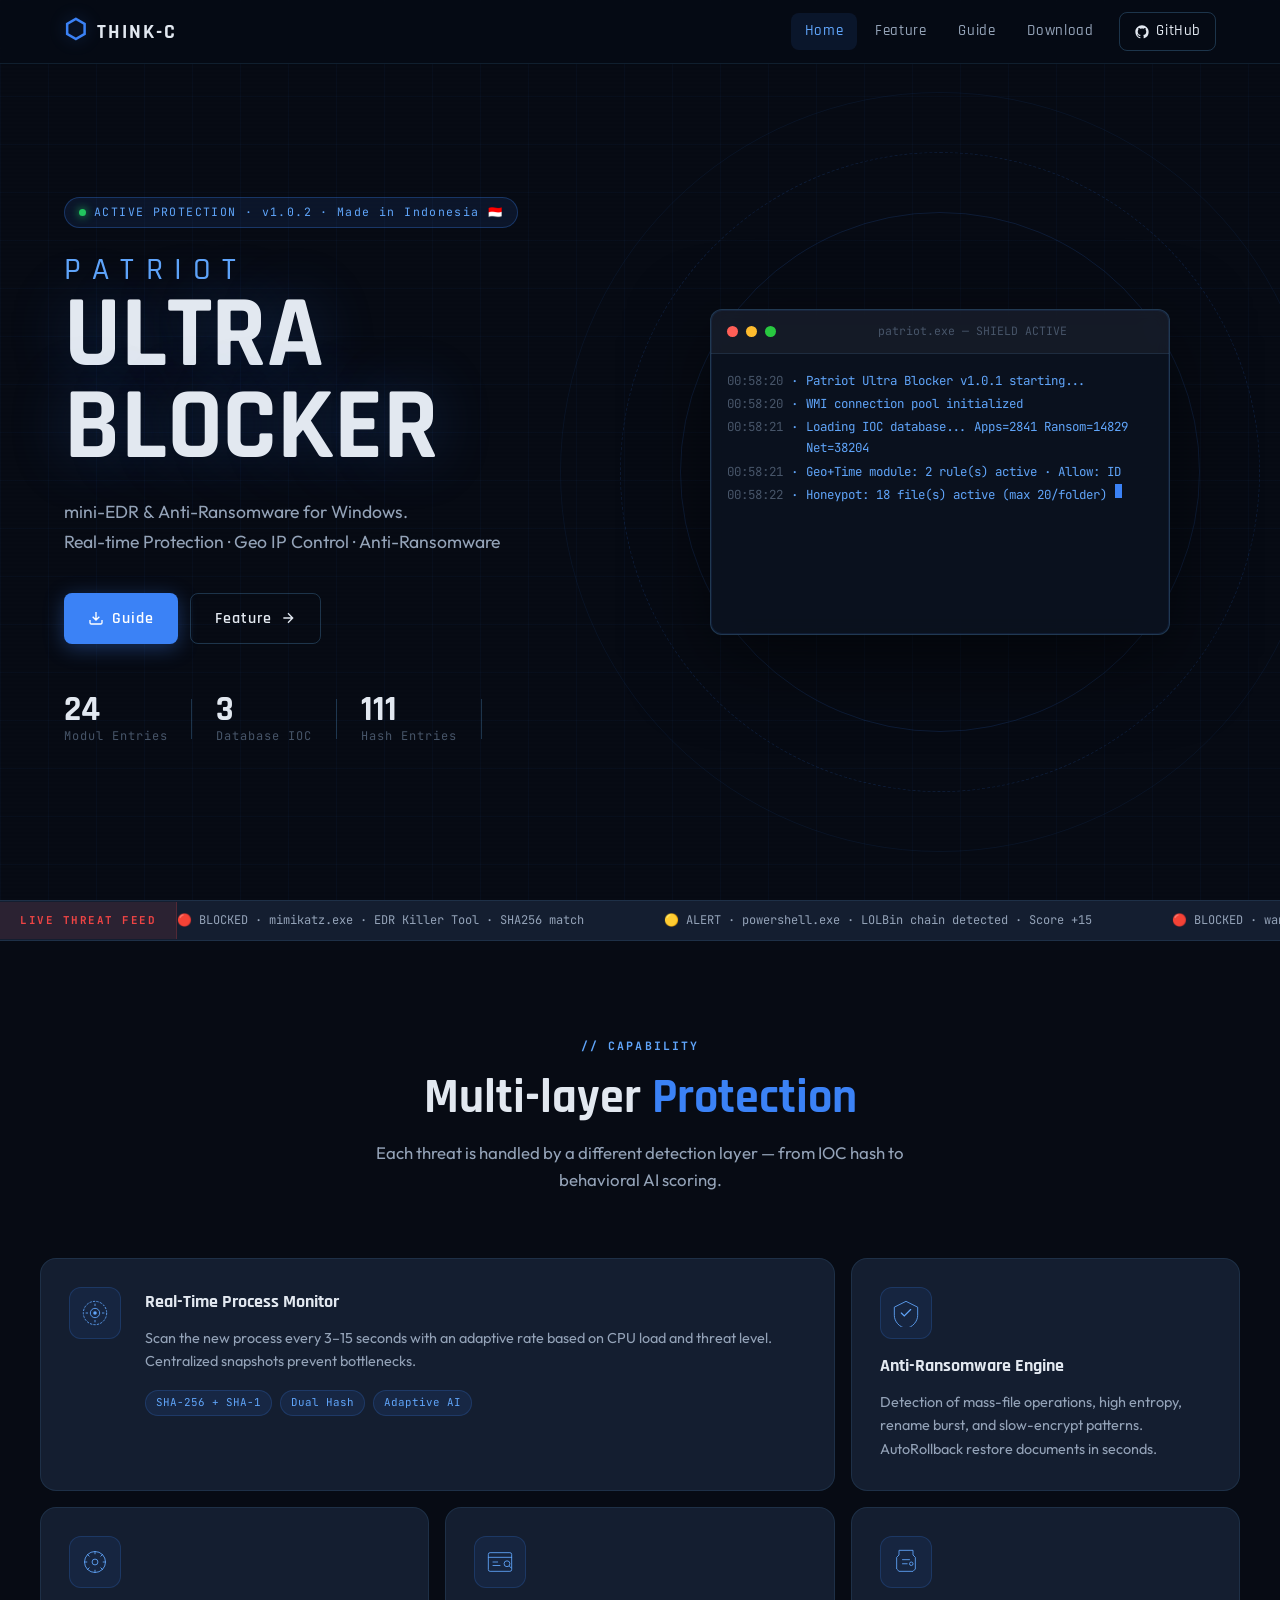
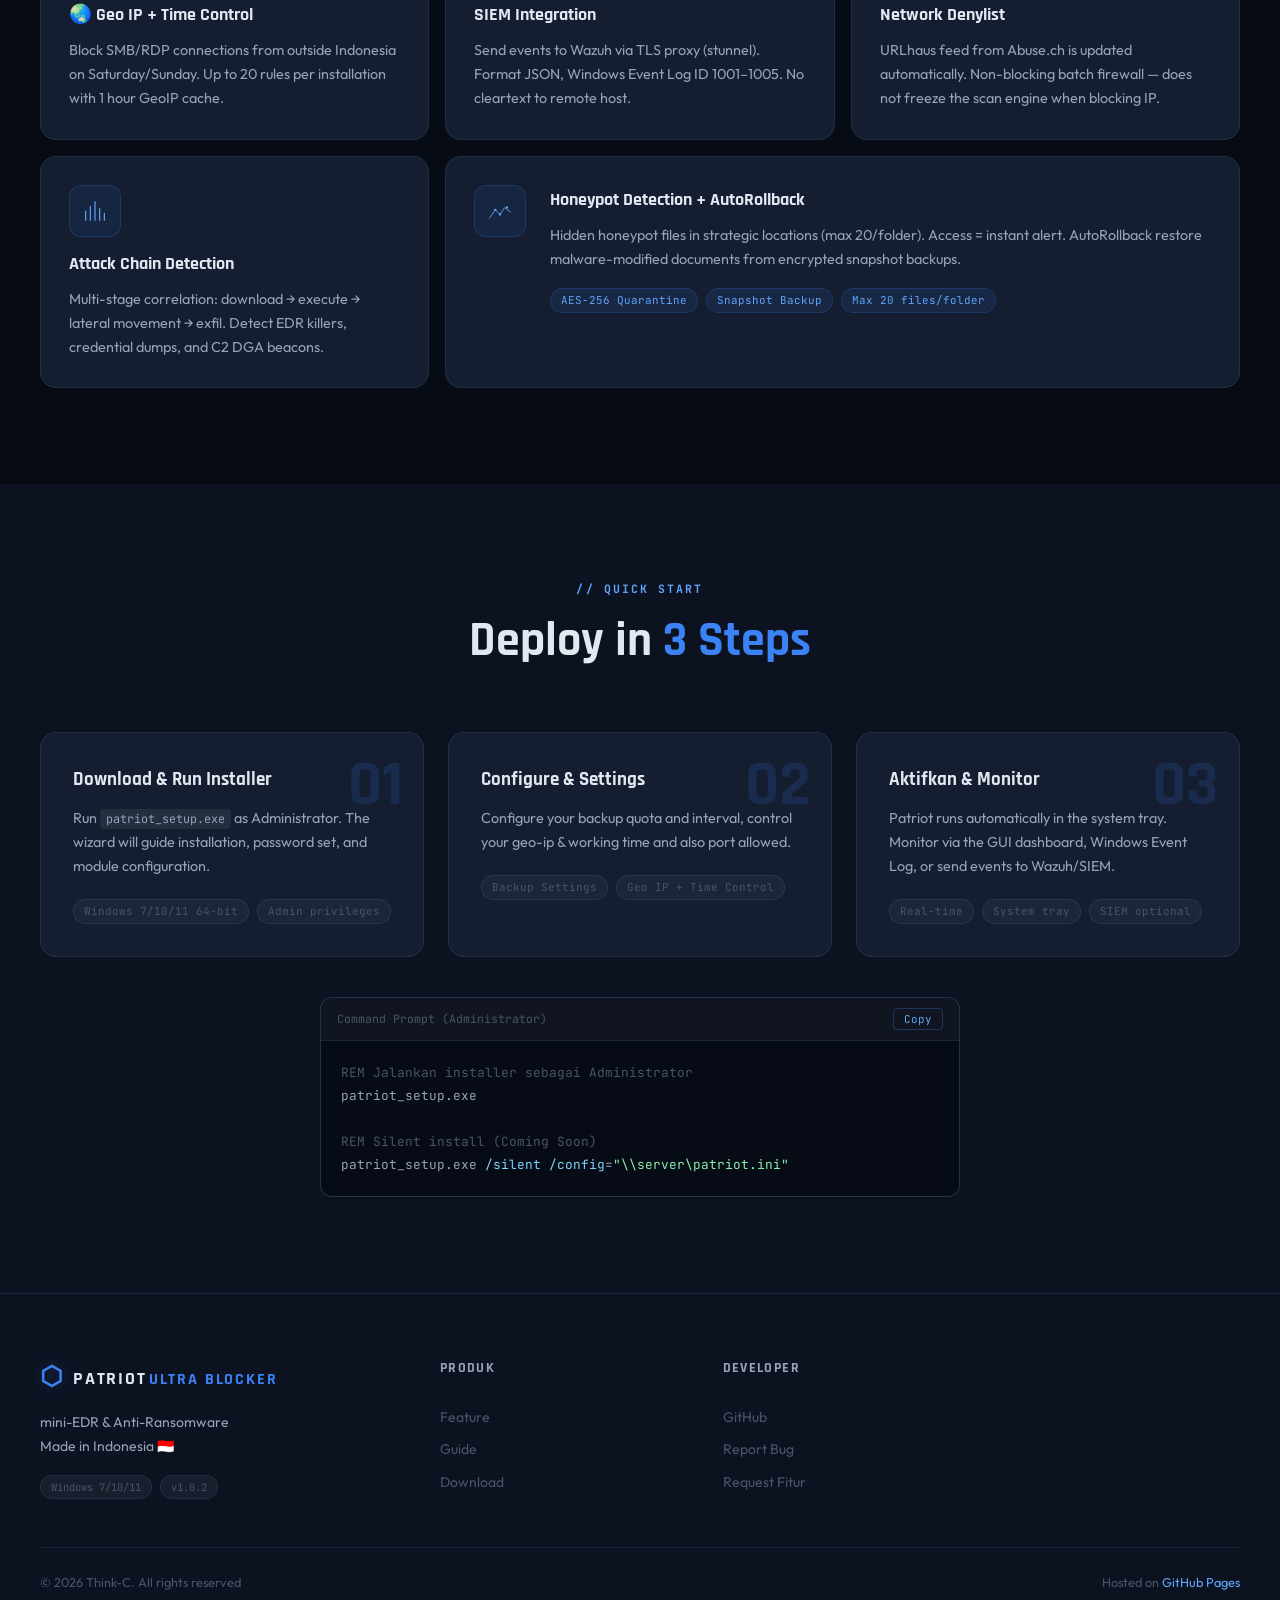
<file: index.html>
<!DOCTYPE html>
<html lang="id">
<head>
<meta charset="UTF-8"/>
<meta name="viewport" content="width=device-width, initial-scale=1.0"/>
<title>Patriot Ultra Blocker — Made In Indonesia</title>
<meta name="description" content="Solusi endpoint security & anti-ransomware berbasis Windows untuk organisasi Indonesia. Real-time process monitoring, Geo IP control, Anti-Ransomware."/>
<link rel="preconnect" href="https://fonts.googleapis.com"/>
<link rel="preconnect" href="https://fonts.gstatic.com" crossorigin/>
<link href="https://fonts.googleapis.com/css2?family=Rajdhani:wght@400;500;600;700&family=JetBrains+Mono:wght@400;500;700&family=Outfit:wght@300;400;500;600&display=swap" rel="stylesheet"/>
<link rel="stylesheet" href="css/main.css"/>
<link rel="icon" href="assets/favicon.svg" type="image/svg+xml"/>
</head>
<body>

<!-- ══ SCANLINE OVERLAY ══ -->
<div class="scanlines" aria-hidden="true"></div>
<div class="grid-bg" aria-hidden="true"></div>

<!-- ══ NAV ══ -->
<nav class="nav" id="nav">
  <div class="nav-inner">
    <a href="index.html" class="nav-logo">
      <span class="logo-shield">⬡</span>
      <span class="logo-text">THINK-C</span>
    </a>
    <ul class="nav-links">
      <li><a href="index.html" class="nav-link active">Home</a></li>
      <li><a href="feature.html" class="nav-link">Feature</a></li>
      <li><a href="guide.html" class="nav-link">Guide</a></li>
      <li><a href="download.html" class="nav-link">Download</a></li>
      <li><a href="https://github.com/thinkc-2023/patriot-portal" class="nav-link nav-gh" target="_blank" rel="noopener">
        <svg width="16" height="16" viewBox="0 0 24 24" fill="currentColor"><path d="M12 2C6.477 2 2 6.484 2 12.017c0 4.425 2.865 8.18 6.839 9.504.5.092.682-.217.682-.483 0-.237-.008-.868-.013-1.703-2.782.605-3.369-1.343-3.369-1.343-.454-1.158-1.11-1.466-1.11-1.466-.908-.62.069-.608.069-.608 1.003.07 1.531 1.032 1.531 1.032.892 1.53 2.341 1.088 2.91.832.092-.647.35-1.088.636-1.338-2.22-.253-4.555-1.113-4.555-4.951 0-1.093.39-1.988 1.029-2.688-.103-.253-.446-1.272.098-2.65 0 0 .84-.27 2.75 1.026A9.564 9.564 0 0112 6.844c.85.004 1.705.115 2.504.337 1.909-1.296 2.747-1.027 2.747-1.027.546 1.379.202 2.398.1 2.651.64.7 1.028 1.595 1.028 2.688 0 3.848-2.339 4.695-4.566 4.943.359.309.678.92.678 1.855 0 1.338-.012 2.419-.012 2.747 0 .268.18.58.688.482A10.019 10.019 0 0022 12.017C22 6.484 17.522 2 12 2z"/></svg>
        GitHub
      </a></li>
    </ul>
    <button class="nav-toggle" id="navToggle" aria-label="Menu">
      <span></span><span></span><span></span>
    </button>
  </div>
</nav>

<!-- ══ HERO ══ -->
<section class="hero">
  <div class="hero-content">
    <div class="hero-badge">
      <span class="badge-dot"></span>
      ACTIVE PROTECTION · v1.0.2 · Made in Indonesia 🇮🇩
    </div>
    <h1 class="hero-title">
      <span class="hero-title-top">PATRIOT</span>
      <span class="hero-title-main">ULTRA<br>BLOCKER</span>
    </h1>
    <p class="hero-sub">
      mini-EDR &amp; Anti-Ransomware for Windows.<br/>
      Real-time Protection · Geo IP Control · Anti-Ransomware
    </p>
    <div class="hero-actions">
      <a href="guide.html" class="btn btn-primary">
        <svg width="16" height="16" viewBox="0 0 24 24" fill="none" stroke="currentColor" stroke-width="2"><path d="M21 15v4a2 2 0 01-2 2H5a2 2 0 01-2-2v-4M7 10l5 5 5-5M12 15V3"/></svg>
        Guide
      </a>
      <a href="feature.html" class="btn btn-outline">
        Feature
        <svg width="16" height="16" viewBox="0 0 24 24" fill="none" stroke="currentColor" stroke-width="2"><path d="M5 12h14M12 5l7 7-7 7"/></svg>
      </a>
    </div>
    <div class="hero-stats">
      <div class="stat">
        <span class="stat-num" data-target="24">0</span>
        <span class="stat-label">Modul Entries</span>
      </div>
      <div class="stat-div"></div>
      <div class="stat">
        <span class="stat-num" data-target="3">0</span>
        <span class="stat-label">Database IOC</span>
      </div>
      <div class="stat-div"></div>
      <div class="stat">
        <span class="stat-num" data-suffix="K+">111</span>
        <span class="stat-label">Hash Entries</span>
      </div>
      <div class="stat-div"></div>
      
    </div>
  </div>
  <div class="hero-visual" aria-hidden="true">
    <div class="terminal">
      <div class="terminal-bar">
        <span class="t-dot t-red"></span>
        <span class="t-dot t-yellow"></span>
        <span class="t-dot t-green"></span>
        <span class="t-title">patriot.exe — SHIELD ACTIVE</span>
      </div>
      <div class="terminal-body" id="termBody"></div>
    </div>
    <div class="vis-ring vis-ring-1"></div>
    <div class="vis-ring vis-ring-2"></div>
    <div class="vis-ring vis-ring-3"></div>
  </div>
</section>

<!-- ══ THREAT TICKER ══ -->
<div class="ticker-wrap">
  <div class="ticker-label">LIVE THREAT FEED</div>
  <div class="ticker">
    <div class="ticker-inner" id="ticker">
      <span>🔴 BLOCKED · mimikatz.exe · EDR Killer Tool · SHA256 match</span>
      <span>🟡 ALERT · powershell.exe · LOLBin chain detected · Score +15</span>
      <span>🔴 BLOCKED · wannacry_v2.exe · Ransomware Hash · SHA256 match</span>
      <span>🟡 ALERT · 185.220.101.42 · Geo Block · CN → Port 3389 · Weekend</span>
      <span>🔴 BLOCKED · cobalt_beacon.exe · C2 Beacon pattern · Score 31</span>
      <span>🟡 ALERT · certutil.exe · LOLBin download detected · Score +12</span>
      <span>🔴 BLOCKED · mass_rename_attack.exe · Rename burst 847 files/4s</span>
      <span>✅ RESTORED · document.docx · AutoRollback · 3 files recovered</span>
    </div>
  </div>
</div>

<!-- ══ FEATURES GRID ══ -->
<section class="section" id="features">
  <div class="container">
    <div class="section-header">
      <div class="section-tag">// CAPABILITY</div>
      <h2 class="section-title">Multi-layer <span class="accent">Protection</span></h2>
      <p class="section-desc">Each threat is handled by a different detection layer — from IOC hash to behavioral AI scoring.</p>
    </div>
    <div class="features-grid">

      <div class="feat-card feat-card-large">
        <div class="feat-icon-wrap">
          <svg class="feat-icon" viewBox="0 0 48 48" fill="none"><circle cx="24" cy="24" r="20" stroke="currentColor" stroke-width="1.5" stroke-dasharray="4 2"/><path d="M24 8v4M24 36v4M8 24h4M36 24h4" stroke="currentColor" stroke-width="1.5"/><circle cx="24" cy="24" r="8" stroke="currentColor" stroke-width="1.5"/><circle cx="24" cy="24" r="3" fill="currentColor"/></svg>
        </div>
        <div class="feat-content">
          <h3 class="feat-title">Real-Time Process Monitor</h3>
          <p class="feat-desc">Scan the new process every 3–15 seconds with an adaptive rate based on CPU load and threat level. Centralized snapshots prevent bottlenecks.</p>
          <div class="feat-tags">
            <span class="tag">SHA-256 + SHA-1</span>
            <span class="tag">Dual Hash</span>
            <span class="tag">Adaptive AI</span>
          </div>
        </div>
      </div>

      <div class="feat-card">
        <div class="feat-icon-wrap">
          <svg class="feat-icon" viewBox="0 0 48 48" fill="none"><path d="M24 4L4 14v14c0 10.5 8.6 20.3 20 22.6C35.4 48.3 44 38.5 44 28V14L24 4z" stroke="currentColor" stroke-width="1.5"/><path d="M16 24l5 5 11-11" stroke="currentColor" stroke-width="2" stroke-linecap="round"/></svg>
        </div>
        <h3 class="feat-title">Anti-Ransomware Engine</h3>
        <p class="feat-desc">Detection of mass-file operations, high entropy, rename burst, and slow-encrypt patterns. AutoRollback restore documents in seconds.</p>
      </div>

      <div class="feat-card">
        <div class="feat-icon-wrap">
          <svg class="feat-icon" viewBox="0 0 48 48" fill="none"><circle cx="24" cy="24" r="18" stroke="currentColor" stroke-width="1.5"/><path d="M24 6v4M24 38v4M6 24h4M38 24h4M11 11l3 3M34 34l3 3M37 11l-3 3M14 34l-3 3" stroke="currentColor" stroke-width="1.5" stroke-linecap="round"/><circle cx="24" cy="24" r="5" stroke="currentColor" stroke-width="1.5"/></svg>
        </div>
        <h3 class="feat-title">🌏 Geo IP + Time Control</h3>
        <p class="feat-desc">Block SMB/RDP connections from outside Indonesia on Saturday/Sunday. Up to 20 rules per installation with 1 hour GeoIP cache.</p>
      </div>

      <div class="feat-card">
        <div class="feat-icon-wrap">
          <svg class="feat-icon" viewBox="0 0 48 48" fill="none"><rect x="4" y="8" width="40" height="32" rx="3" stroke="currentColor" stroke-width="1.5"/><path d="M4 16h40M12 24h8M12 30h12" stroke="currentColor" stroke-width="1.5" stroke-linecap="round"/><circle cx="36" cy="27" r="5" stroke="currentColor" stroke-width="1.5"/><path d="M40 31l3 3" stroke="currentColor" stroke-width="1.5" stroke-linecap="round"/></svg>
        </div>
        <h3 class="feat-title">SIEM Integration</h3>
        <p class="feat-desc">Send events to Wazuh via TLS proxy (stunnel). Format JSON, Windows Event Log ID 1001–1005. No cleartext to remote host.</p>
      </div>

      <div class="feat-card">
        <div class="feat-icon-wrap">
          <svg class="feat-icon" viewBox="0 0 48 48" fill="none"><path d="M12 4h24v8l4 4v20l-4 4H12l-4-4V16l4-4V4z" stroke="currentColor" stroke-width="1.5"/><path d="M18 20h12M18 27h8" stroke="currentColor" stroke-width="1.5" stroke-linecap="round"/><circle cx="33" cy="27" r="3" stroke="currentColor" stroke-width="1.5"/></svg>
        </div>
        <h3 class="feat-title">Network Denylist</h3>
        <p class="feat-desc">URLhaus feed from Abuse.ch is updated automatically. Non-blocking batch firewall — does not freeze the scan engine when blocking IP.</p>
      </div>

      <div class="feat-card">
        <div class="feat-icon-wrap">
          <svg class="feat-icon" viewBox="0 0 48 48" fill="none"><path d="M8 40V24M16 40V16M24 40V8M32 40V20M40 40V28" stroke="currentColor" stroke-width="2" stroke-linecap="round"/></svg>
        </div>
        <h3 class="feat-title">Attack Chain Detection</h3>
        <p class="feat-desc">Multi-stage correlation: download → execute → lateral movement → exfil. Detect EDR killers, credential dumps, and C2 DGA beacons.</p>
      </div>

      <div class="feat-card feat-card-wide">
        <div class="feat-icon-wrap">
          <svg class="feat-icon" viewBox="0 0 48 48" fill="none"><path d="M6 36l10-14 8 8 8-12 10 8" stroke="currentColor" stroke-width="1.5" stroke-linecap="round" stroke-linejoin="round"/><circle cx="16" cy="22" r="2" fill="currentColor"/><circle cx="24" cy="30" r="2" fill="currentColor"/><circle cx="36" cy="18" r="2" fill="currentColor"/></svg>
        </div>
        <div class="feat-content">
          <h3 class="feat-title">Honeypot Detection + AutoRollback</h3>
          <p class="feat-desc">Hidden honeypot files in strategic locations (max 20/folder). Access = instant alert. AutoRollback restore malware-modified documents from encrypted snapshot backups.</p>
          <div class="feat-tags">
            <span class="tag">AES-256 Quarantine</span>
            <span class="tag">Snapshot Backup</span>
            <span class="tag">Max 20 files/folder</span>
          </div>
        </div>
      </div>

    </div>
  </div>
</section>

<!-- ══ QUICK START ══ -->
<section class="section section-dark">
  <div class="container">
    <div class="section-header">
      <div class="section-tag">// QUICK START</div>
      <h2 class="section-title">Deploy in <span class="accent">3 Steps</span></h2>
    </div>
    <div class="steps-grid">
      <div class="step-card">
        <div class="step-num">01</div>
        <h3 class="step-title">Download &amp; Run Installer</h3>
        <p class="step-desc">Run <code>patriot_setup.exe</code> as Administrator. The wizard will guide installation, password set, and module configuration.</p>
        <div class="step-req">
          <span class="req-item">Windows 7/10/11 64-bit</span>
          <span class="req-item">Admin privileges</span>
        </div>
      </div>
      <div class="step-card">
        <div class="step-num">02</div>
        <h3 class="step-title">Configure &amp; Settings</h3>
        <p class="step-desc">Configure your backup quota and interval, control your geo-ip & working time and also port allowed.</p>
        <div class="step-req">
          <span class="req-item">Backup Settings</span>
          <span class="req-item">Geo IP + Time Control</span>
        </div>
      </div>
      <div class="step-card">
        <div class="step-num">03</div>
        <h3 class="step-title">Aktifkan &amp; Monitor</h3>
        <p class="step-desc">Patriot runs automatically in the system tray. Monitor via the GUI dashboard, Windows Event Log, or send events to Wazuh/SIEM.</p>
        <div class="step-req">
	  <span class="req-item">Real-time</span>
          <span class="req-item">System tray</span>
          <span class="req-item">SIEM optional</span>
        </div>
      </div>
    </div>
    <div class="install-code-wrap">
      <div class="code-block">
        <div class="code-header">
          <span class="code-lang">Command Prompt (Administrator)</span>
          <button class="code-copy" onclick="copyCode(this)" data-code="REM Jalankan installer sebagai Administrator&#10;patriot_setup.exe&#10;&#10;REM Silent install (Coming Soon)&#10;patriot_setup.exe /silent /config=&quot;\\server\patriot.ini&quot;">Copy</button>
        </div>
        <pre class="code-pre"><span class="c-comment">REM Jalankan installer sebagai Administrator</span>
patriot_setup.exe

<span class="c-comment">REM Silent install (Coming Soon)</span>
patriot_setup.exe <span class="c-key">/silent</span> <span class="c-key">/config</span>=<span class="c-val">"\\server\patriot.ini"</span></pre>
      </div>
    </div>
  </div>
</section>

<!-- ══ FOOTER ══ -->
<footer class="footer">
  <div class="container">
    <div class="footer-grid">
      <div class="footer-brand">
        <div class="footer-logo">
          <span class="logo-shield">⬡</span>
          <span class="logo-text">PATRIOT<span class="logo-sub">ULTRA BLOCKER</span></span>
        </div>
        <p class="footer-tagline">mini-EDR & Anti-Ransomware<br/>Made in Indonesia 🇮🇩</p>
        <div class="footer-badges">
          <span class="fbadge">Windows 7/10/11</span>
          <span class="fbadge">v1.0.2</span>
        </div>
      </div>
      <div class="footer-links-group">
        <h4 class="footer-group-title">Produk</h4>
        <a href="feature.html" class="footer-link">Feature</a>
        <a href="guide.html" class="footer-link">Guide</a>
        <a href="download.html" class="footer-link">Download</a>
      </div>
      <div class="footer-links-group">
        <h4 class="footer-group-title">Developer</h4>
        <a href="https://github.com/thinkc-2023/patriot-portal" class="footer-link" target="_blank" rel="noopener">GitHub</a>
        <a href="mailto:thinkc2023@proton.me" class="footer-link">Report Bug</a>
        <a href="mailto:thinkc2023@proton.me" class="footer-link">Request Fitur</a>
      </div>
    </div>
    <div class="footer-bottom">
      <p>© 2026 Think-C. All rights reserved</p>
      <p>Hosted on <a href="https://pages.github.com" target="_blank" rel="noopener">GitHub Pages</a></p>
    </div>
  </div>
</footer>

<script src="js/main.js"></script>
</body>
</html>
</file>
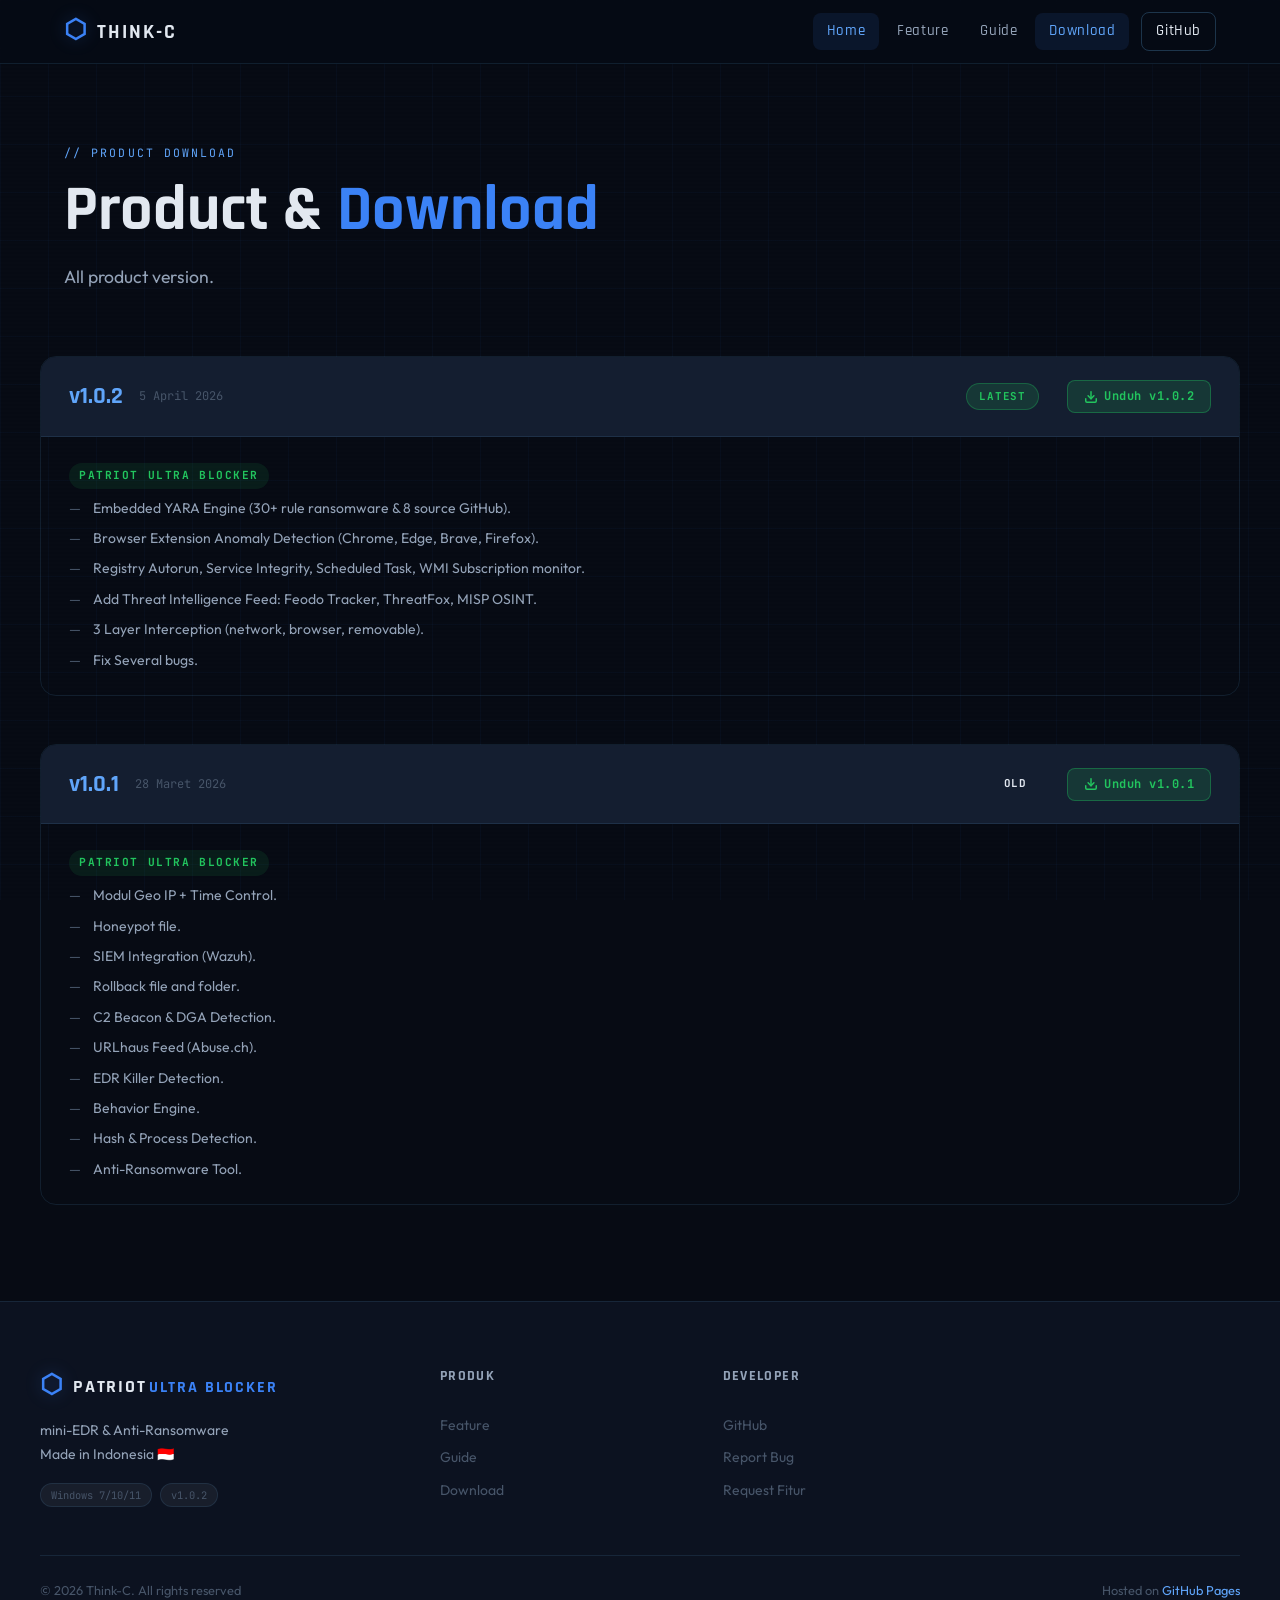
<file: download.html>
<!DOCTYPE html>
<html lang="id">
<head>
<meta charset="UTF-8"/><meta name="viewport" content="width=device-width, initial-scale=1.0"/>
<title>Download — Patriot Ultra Blocker</title>
<link rel="preconnect" href="https://fonts.googleapis.com"/>
<link rel="preconnect" href="https://fonts.gstatic.com" crossorigin/>
<link href="https://fonts.googleapis.com/css2?family=Rajdhani:wght@400;500;600;700&family=JetBrains+Mono:wght@400;500;700&family=Outfit:wght@300;400;500;600&display=swap" rel="stylesheet"/>
<link rel="stylesheet" href="css/main.css"/>
</head>
<body>
<div class="scanlines" aria-hidden="true"></div>
<div class="grid-bg" aria-hidden="true"></div>
<nav class="nav" id="nav">
  <div class="nav-inner">
    <a href="index.html" class="nav-logo"><span class="logo-shield">&#x2B21;</span><span class="logo-text">THINK-C</span></a>
    <ul class="nav-links">
      <li><a href="index.html" class="nav-link active">Home</a></li>
      <li><a href="feature.html" class="nav-link">Feature</a></li>
      <li><a href="guide.html" class="nav-link">Guide</a></li>
      <li><a href="download.html" class="nav-link active">Download</a></li>
      <li><a href="https://github.com/thinkc-2023/patriot-portal" class="nav-link nav-gh" target="_blank">GitHub</a></li>
    </ul>
    <button class="nav-toggle" id="navToggle" aria-label="Menu"><span></span><span></span><span></span></button>
  </div>
</nav>

<div class="page-hero">
  <span class="page-hero-tag">// PRODUCT DOWNLOAD</span>
  <h1 class="page-hero-title">Product &amp; <span class="accent">Download</span></h1>
  <p class="page-hero-desc">All product version.</p>
</div>

<section class="section" style="padding-top:0">
  <div class="container">

    <div class="cl-list">

      <!-- v1.0.2 -->
      <div class="cl-version" id="v102">
        <div class="cl-version-head">
          <span class="cl-ver-num">v1.0.2</span>
          <span class="cl-ver-date">5 April 2026</span>
          <span class="cl-ver-badge cl-latest">LATEST</span>
          <a href="https://github.com/ThinkC-2023/patriot-portal/raw/refs/heads/main/release/patriot_ultrablocker_v1.0.2.zip"
             class="cl-dl-btn" title="Unduh Patriot Ultra Blocker v1.0.2">
            <svg xmlns="http://www.w3.org/2000/svg" width="14" height="14" viewBox="0 0 24 24" fill="none"
                 stroke="currentColor" stroke-width="2.5" stroke-linecap="round" stroke-linejoin="round">
              <path d="M21 15v4a2 2 0 0 1-2 2H5a2 2 0 0 1-2-2v-4"/>
              <polyline points="7 10 12 15 17 10"/>
              <line x1="12" y1="15" x2="12" y2="3"/>
            </svg>
            Unduh v1.0.2
          </a>
        </div>
        <div class="cl-version-body">
          <div>
            <span class="cl-group-title cl-feat">PATRIOT ULTRA BLOCKER</span>
            <ul class="cl-items">
              <li class="cl-item">Embedded YARA Engine (30+ rule ransomware & 8 source GitHub).</li>
              <li class="cl-item">Browser Extension Anomaly Detection (Chrome, Edge, Brave, Firefox).</li>
              <li class="cl-item">Registry Autorun, Service Integrity, Scheduled Task, WMI Subscription monitor.</li>
              <li class="cl-item">Add Threat Intelligence Feed: Feodo Tracker, ThreatFox, MISP OSINT.</li>
              <li class="cl-item">3 Layer Interception (network, browser, removable).</li>
	      <li class="cl-item">Fix Several bugs.</li>
            </ul>
          </div>
        </div>
      </div>

      <!-- v1.0.1 -->
      <div class="cl-version" id="v101">
        <div class="cl-version-head">
          <span class="cl-ver-num">v1.0.1</span>
          <span class="cl-ver-date">28 Maret 2026</span>
          <span class="cl-ver-badge">OLD</span>
          <a href="https://github.com/ThinkC-2023/patriot-portal/raw/refs/heads/main/release/patriot_ultrablocker_v1.0.1.zip"
             class="cl-dl-btn" title="Unduh Patriot Ultra Blocker v1.0.1">
            <svg xmlns="http://www.w3.org/2000/svg" width="14" height="14" viewBox="0 0 24 24" fill="none"
                 stroke="currentColor" stroke-width="2.5" stroke-linecap="round" stroke-linejoin="round">
              <path d="M21 15v4a2 2 0 0 1-2 2H5a2 2 0 0 1-2-2v-4"/>
              <polyline points="7 10 12 15 17 10"/>
              <line x1="12" y1="15" x2="12" y2="3"/>
            </svg>
            Unduh v1.0.1
          </a>
        </div>
        <div class="cl-version-body">
          <div>
            <span class="cl-group-title cl-feat">PATRIOT ULTRA BLOCKER</span>
            <ul class="cl-items">
              <li class="cl-item">Modul Geo IP + Time Control.</li>
              <li class="cl-item">Honeypot file.</li>
              <li class="cl-item">SIEM Integration (Wazuh).</li>
              <li class="cl-item">Rollback file and folder.</li>
              <li class="cl-item">C2 Beacon & DGA Detection.</li>
              <li class="cl-item">URLhaus Feed (Abuse.ch).</li>
              <li class="cl-item">EDR Killer Detection.</li>
              <li class="cl-item">Behavior Engine.</li>
              <li class="cl-item">Hash & Process Detection.</li>
              <li class="cl-item">Anti-Ransomware Tool.</li>
            </ul>
          </div>
        </div>
      </div>

    </div>
  </div>
</section>

<!-- ══ FOOTER ══ -->
<footer class="footer">
  <div class="container">
    <div class="footer-grid">
      <div class="footer-brand">
        <div class="footer-logo">
          <span class="logo-shield">⬡</span>
          <span class="logo-text">PATRIOT<span class="logo-sub">ULTRA BLOCKER</span></span>
        </div>
        <p class="footer-tagline">mini-EDR & Anti-Ransomware<br/>Made in Indonesia 🇮🇩</p>
        <div class="footer-badges">
          <span class="fbadge">Windows 7/10/11</span>
          <span class="fbadge">v1.0.2</span>
        </div>
      </div>
      <div class="footer-links-group">
        <h4 class="footer-group-title">Produk</h4>
        <a href="feature.html" class="footer-link">Feature</a>
        <a href="guide.html" class="footer-link">Guide</a>
        <a href="download.html" class="footer-link">Download</a>
      </div>
      <div class="footer-links-group">
        <h4 class="footer-group-title">Developer</h4>
        <a href="https://github.com/thinkc-2023/patriot-portal" class="footer-link" target="_blank" rel="noopener">GitHub</a>
        <a href="mailto:thinkc2023@proton.me" class="footer-link">Report Bug</a>
        <a href="mailto:thinkc2023@proton.me" class="footer-link">Request Fitur</a>
      </div>
    </div>
    <div class="footer-bottom">
      <p>© 2026 Think-C. All rights reserved</p>
      <p>Hosted on <a href="https://pages.github.com" target="_blank" rel="noopener">GitHub Pages</a></p>
    </div>
  </div>
</footer>

<script src="js/main.js"></script>
</body>
</html>
</file>
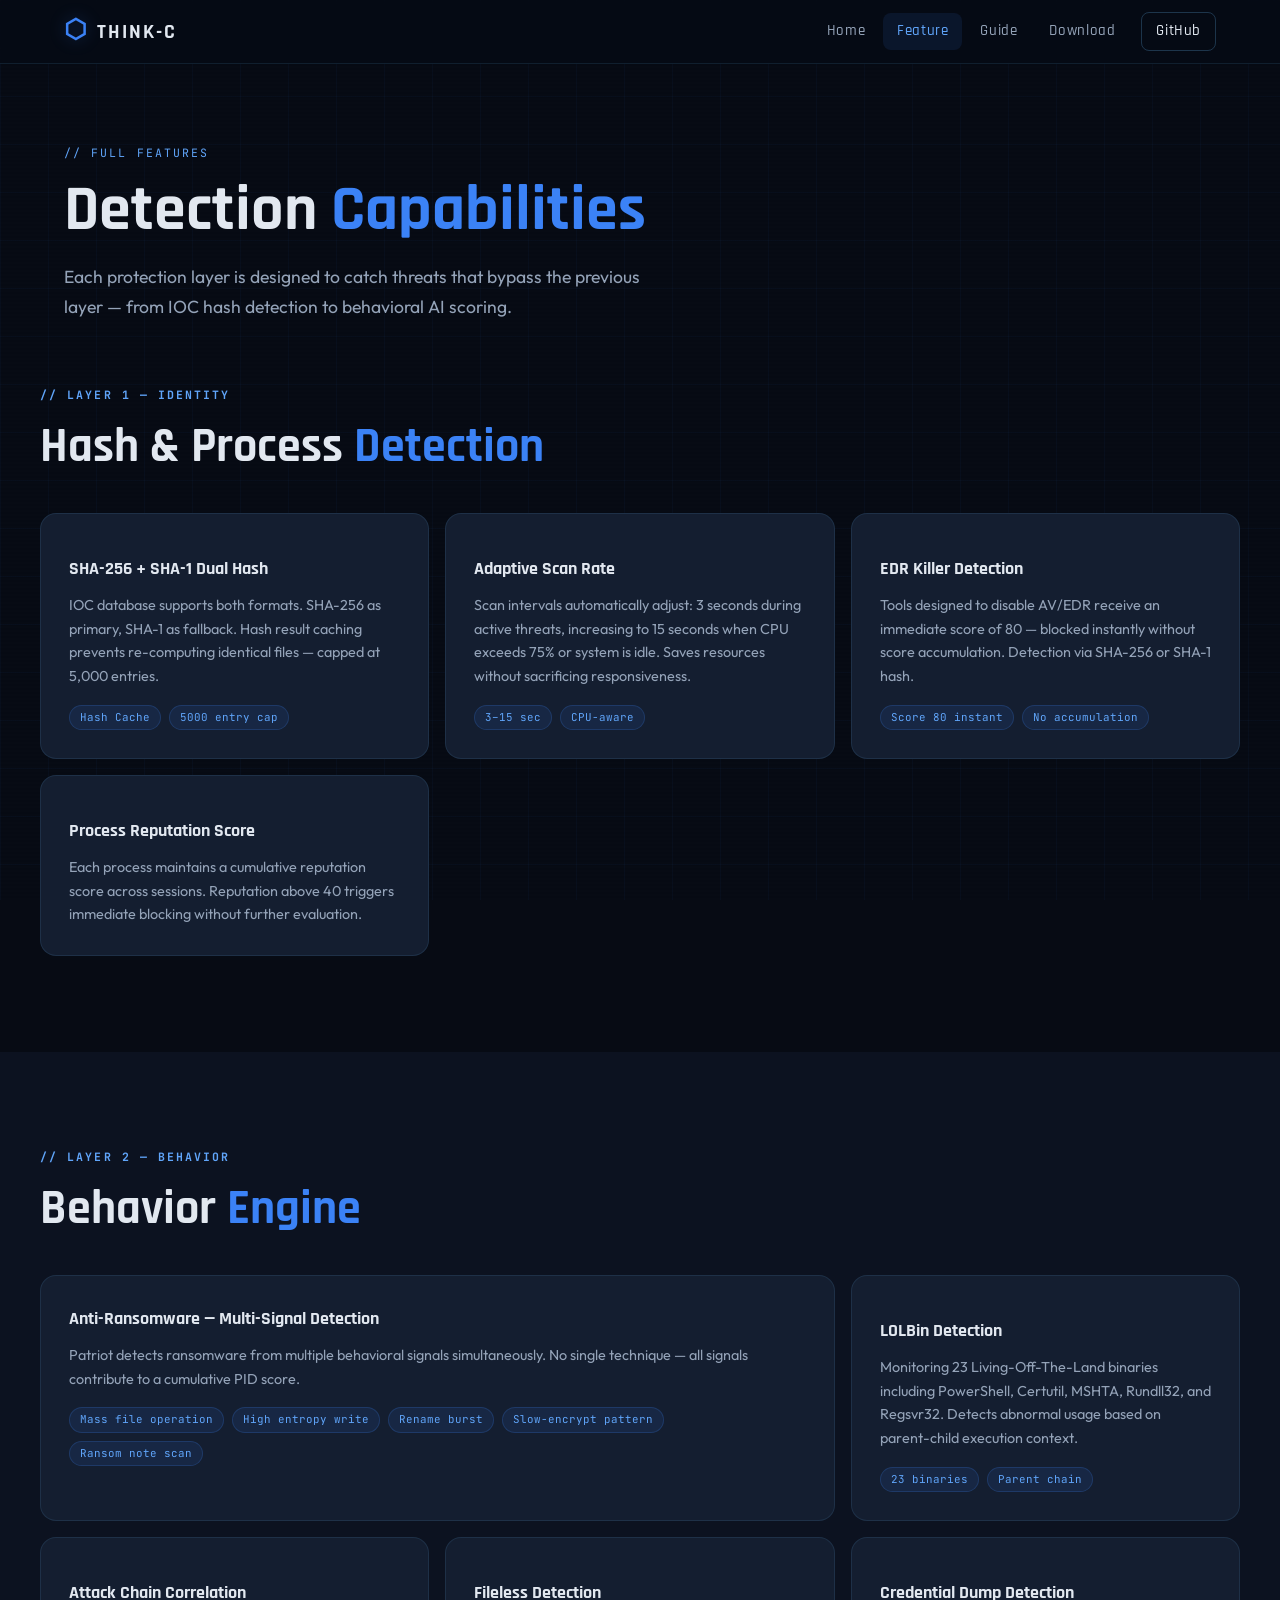
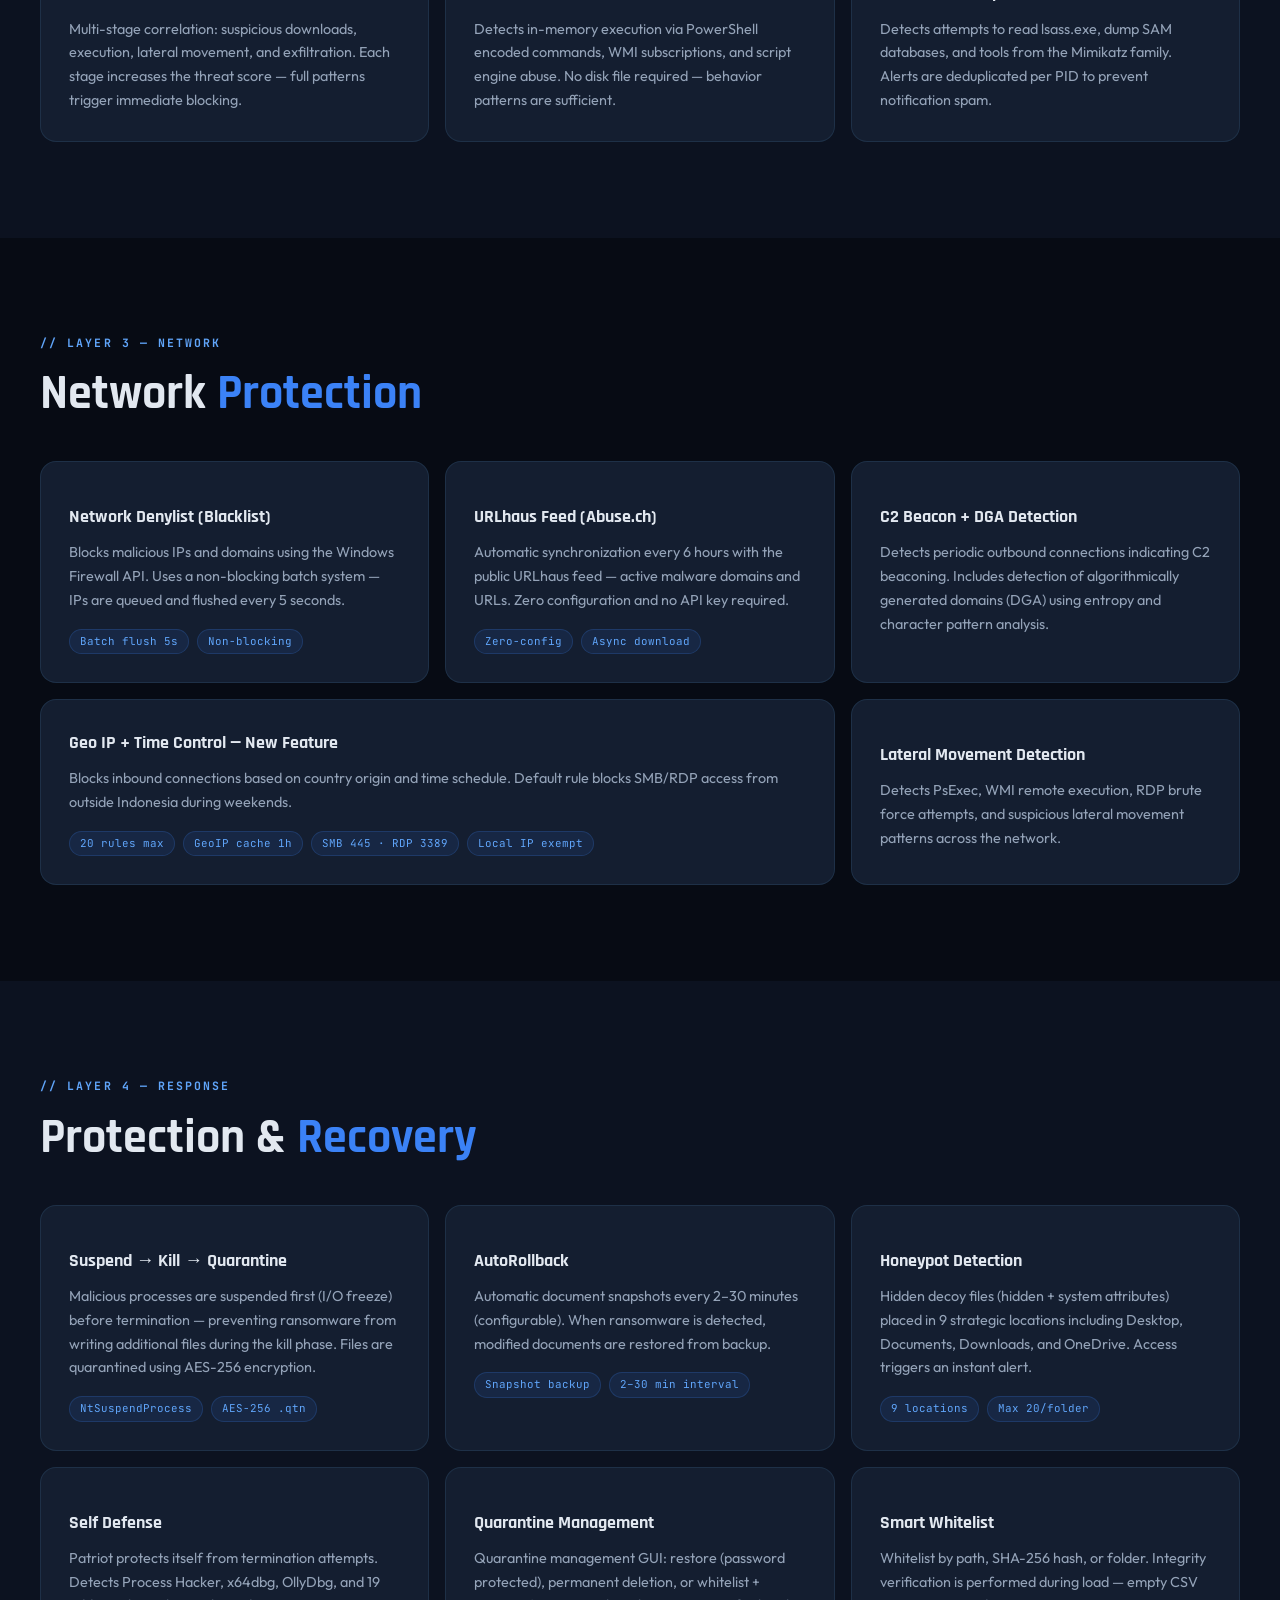
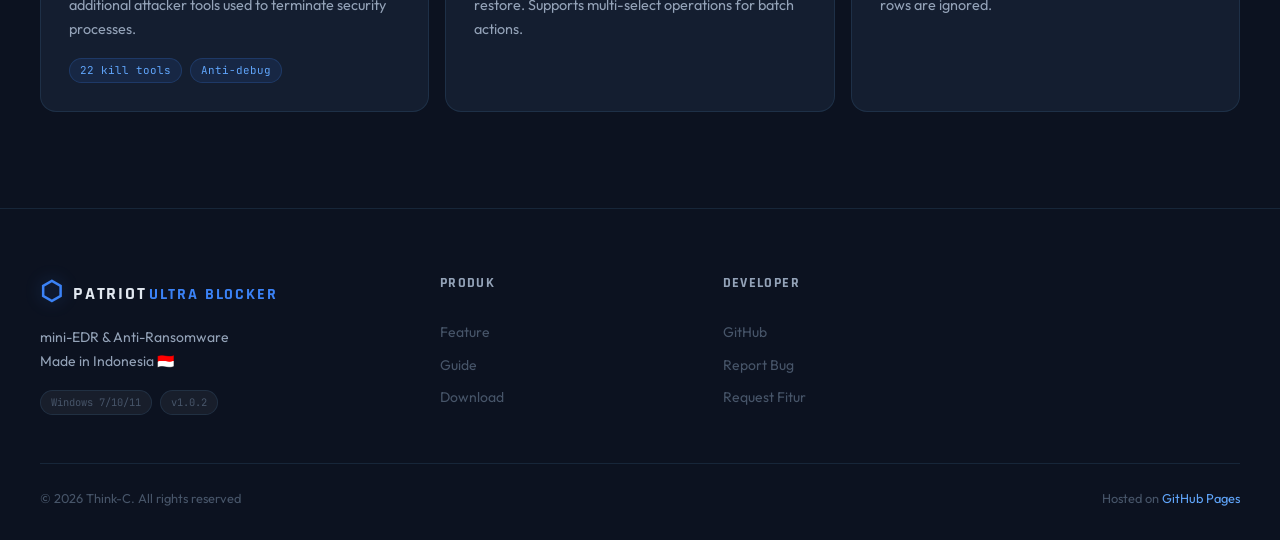
<file: feature.html>
<!DOCTYPE html>
<html lang="en">
<head>
<meta charset="UTF-8"/>
<meta name="viewport" content="width=device-width, initial-scale=1.0"/>
<title>Feature — Patriot Ultra Blocker</title>

<link rel="preconnect" href="https://fonts.googleapis.com"/>
<link rel="preconnect" href="https://fonts.gstatic.com" crossorigin/>
<link href="https://fonts.googleapis.com/css2?family=Rajdhani:wght@400;500;600;700&family=JetBrains+Mono:wght@400;500;700&family=Outfit:wght@300;400;500;600&display=swap" rel="stylesheet"/>

<link rel="stylesheet" href="css/main.css"/>
</head>

<body>

<div class="scanlines" aria-hidden="true"></div>
<div class="grid-bg" aria-hidden="true"></div>

<nav class="nav" id="nav">
  <div class="nav-inner">
    <a href="index.html" class="nav-logo">
      <span class="logo-shield">&#x2B21;</span>
      <span class="logo-text">THINK-C</span>
    </a>

    <ul class="nav-links">
      <li><a href="index.html" class="nav-link">Home</a></li>
      <li><a href="feature.html" class="nav-link active">Feature</a></li>
      <li><a href="guide.html" class="nav-link">Guide</a></li>
      <li><a href="download.html" class="nav-link">Download</a></li>
      <li><a href="https://github.com/thinkc-2023/patriot-portal" class="nav-link nav-gh" target="_blank">GitHub</a></li>
    </ul>

    <button class="nav-toggle" id="navToggle">
      <span></span><span></span><span></span>
    </button>
  </div>
</nav>


<div class="page-hero">

<span class="page-hero-tag">// FULL FEATURES</span>

<h1 class="page-hero-title">
Detection <span class="accent">Capabilities</span>
</h1>

<p class="page-hero-desc">
Each protection layer is designed to catch threats that bypass the previous layer — from IOC hash detection to behavioral AI scoring.
</p>

</div>


<section class="section" style="padding-top:0">
<div class="container">

<div class="section-header" style="text-align:left;margin-bottom:40px">
<div class="section-tag">// LAYER 1 — IDENTITY</div>
<h2 class="section-title">
Hash & Process <span class="accent">Detection</span>
</h2>
</div>

<div class="features-grid">

<div class="feat-card fade-in">
<h3 class="feat-title">SHA-256 + SHA-1 Dual Hash</h3>

<p class="feat-desc">
IOC database supports both formats. SHA-256 as primary, SHA-1 as fallback. Hash result caching prevents re-computing identical files — capped at 5,000 entries.
</p>

<div class="feat-tags">
<span class="tag">Hash Cache</span>
<span class="tag">5000 entry cap</span>
</div>
</div>


<div class="feat-card fade-in">
<h3 class="feat-title">Adaptive Scan Rate</h3>

<p class="feat-desc">
Scan intervals automatically adjust: 3 seconds during active threats, increasing to 15 seconds when CPU exceeds 75% or system is idle. Saves resources without sacrificing responsiveness.
</p>

<div class="feat-tags">
<span class="tag">3–15 sec</span>
<span class="tag">CPU-aware</span>
</div>
</div>


<div class="feat-card fade-in">
<h3 class="feat-title">EDR Killer Detection</h3>

<p class="feat-desc">
Tools designed to disable AV/EDR receive an immediate score of 80 — blocked instantly without score accumulation. Detection via SHA-256 or SHA-1 hash.
</p>

<div class="feat-tags">
<span class="tag">Score 80 instant</span>
<span class="tag">No accumulation</span>
</div>
</div>


<div class="feat-card fade-in">
<h3 class="feat-title">Process Reputation Score</h3>

<p class="feat-desc">
Each process maintains a cumulative reputation score across sessions. Reputation above 40 triggers immediate blocking without further evaluation.
</p>
</div>

</div>
</div>
</section>


<section class="section section-dark">
<div class="container">

<div class="section-header" style="text-align:left;margin-bottom:40px">
<div class="section-tag">// LAYER 2 — BEHAVIOR</div>
<h2 class="section-title">
Behavior <span class="accent">Engine</span>
</h2>
</div>

<div class="features-grid">

<div class="feat-card fade-in feat-card-large">
<div class="feat-content">

<h3 class="feat-title">
Anti-Ransomware — Multi-Signal Detection
</h3>

<p class="feat-desc">
Patriot detects ransomware from multiple behavioral signals simultaneously. No single technique — all signals contribute to a cumulative PID score.
</p>

<div class="feat-tags">
<span class="tag">Mass file operation</span>
<span class="tag">High entropy write</span>
<span class="tag">Rename burst</span>
<span class="tag">Slow-encrypt pattern</span>
<span class="tag">Ransom note scan</span>
</div>

</div>
</div>


<div class="feat-card fade-in">
<h3 class="feat-title">LOLBin Detection</h3>

<p class="feat-desc">
Monitoring 23 Living-Off-The-Land binaries including PowerShell, Certutil, MSHTA, Rundll32, and Regsvr32. Detects abnormal usage based on parent-child execution context.
</p>

<div class="feat-tags">
<span class="tag">23 binaries</span>
<span class="tag">Parent chain</span>
</div>
</div>


<div class="feat-card fade-in">
<h3 class="feat-title">Attack Chain Correlation</h3>

<p class="feat-desc">
Multi-stage correlation: suspicious downloads, execution, lateral movement, and exfiltration. Each stage increases the threat score — full patterns trigger immediate blocking.
</p>
</div>


<div class="feat-card fade-in">
<h3 class="feat-title">Fileless Detection</h3>

<p class="feat-desc">
Detects in-memory execution via PowerShell encoded commands, WMI subscriptions, and script engine abuse. No disk file required — behavior patterns are sufficient.
</p>
</div>


<div class="feat-card fade-in">
<h3 class="feat-title">Credential Dump Detection</h3>

<p class="feat-desc">
Detects attempts to read lsass.exe, dump SAM databases, and tools from the Mimikatz family. Alerts are deduplicated per PID to prevent notification spam.
</p>
</div>

</div>
</div>
</section>


<section class="section">
<div class="container">

<div class="section-header" style="text-align:left;margin-bottom:40px">
<div class="section-tag">// LAYER 3 — NETWORK</div>

<h2 class="section-title">
Network <span class="accent">Protection</span>
</h2>
</div>

<div class="features-grid">

<div class="feat-card fade-in">
<h3 class="feat-title">Network Denylist (Blacklist)</h3>

<p class="feat-desc">
Blocks malicious IPs and domains using the Windows Firewall API. Uses a non-blocking batch system — IPs are queued and flushed every 5 seconds.
</p>

<div class="feat-tags">
<span class="tag">Batch flush 5s</span>
<span class="tag">Non-blocking</span>
</div>
</div>


<div class="feat-card fade-in">
<h3 class="feat-title">URLhaus Feed (Abuse.ch)</h3>

<p class="feat-desc">
Automatic synchronization every 6 hours with the public URLhaus feed — active malware domains and URLs. Zero configuration and no API key required.
</p>

<div class="feat-tags">
<span class="tag">Zero-config</span>
<span class="tag">Async download</span>
</div>
</div>


<div class="feat-card fade-in">
<h3 class="feat-title">C2 Beacon + DGA Detection</h3>

<p class="feat-desc">
Detects periodic outbound connections indicating C2 beaconing. Includes detection of algorithmically generated domains (DGA) using entropy and character pattern analysis.
</p>
</div>


<div class="feat-card fade-in feat-card-large">
<div class="feat-content">

<h3 class="feat-title">
Geo IP + Time Control — New Feature
</h3>

<p class="feat-desc">
Blocks inbound connections based on country origin and time schedule. Default rule blocks SMB/RDP access from outside Indonesia during weekends.
</p>

<div class="feat-tags">
<span class="tag">20 rules max</span>
<span class="tag">GeoIP cache 1h</span>
<span class="tag">SMB 445 · RDP 3389</span>
<span class="tag">Local IP exempt</span>
</div>

</div>
</div>


<div class="feat-card fade-in">
<h3 class="feat-title">Lateral Movement Detection</h3>

<p class="feat-desc">
Detects PsExec, WMI remote execution, RDP brute force attempts, and suspicious lateral movement patterns across the network.
</p>
</div>

</div>
</div>
</section>

<section class="section section-dark">

<div class="container">

<div class="section-header" style="text-align:left;margin-bottom:40px">

<div class="section-tag">// LAYER 4 — RESPONSE</div>

<h2 class="section-title">
Protection & <span class="accent">Recovery</span>
</h2>

</div>


<div class="features-grid">

<div class="feat-card fade-in">

<h3 class="feat-title">Suspend → Kill → Quarantine</h3>

<p class="feat-desc">
Malicious processes are suspended first (I/O freeze) before termination — preventing ransomware from writing additional files during the kill phase. Files are quarantined using AES-256 encryption.
</p>

<div class="feat-tags">
<span class="tag">NtSuspendProcess</span>
<span class="tag">AES-256 .qtn</span>
</div>

</div>


<div class="feat-card fade-in">

<h3 class="feat-title">AutoRollback</h3>

<p class="feat-desc">
Automatic document snapshots every 2–30 minutes (configurable). When ransomware is detected, modified documents are restored from backup.
</p>

<div class="feat-tags">
<span class="tag">Snapshot backup</span>
<span class="tag">2–30 min interval</span>
</div>

</div>


<div class="feat-card fade-in">

<h3 class="feat-title">Honeypot Detection</h3>

<p class="feat-desc">
Hidden decoy files (hidden + system attributes) placed in 9 strategic locations including Desktop, Documents, Downloads, and OneDrive. Access triggers an instant alert.
</p>

<div class="feat-tags">
<span class="tag">9 locations</span>
<span class="tag">Max 20/folder</span>
</div>

</div>


<div class="feat-card fade-in">

<h3 class="feat-title">Self Defense</h3>

<p class="feat-desc">
Patriot protects itself from termination attempts. Detects Process Hacker, x64dbg, OllyDbg, and 19 additional attacker tools used to terminate security processes.
</p>

<div class="feat-tags">
<span class="tag">22 kill tools</span>
<span class="tag">Anti-debug</span>
</div>

</div>


<div class="feat-card fade-in">

<h3 class="feat-title">Quarantine Management</h3>

<p class="feat-desc">
Quarantine management GUI: restore (password protected), permanent deletion, or whitelist + restore. Supports multi-select operations for batch actions.
</p>

</div>


<div class="feat-card fade-in">

<h3 class="feat-title">Smart Whitelist</h3>

<p class="feat-desc">
Whitelist by path, SHA-256 hash, or folder. Integrity verification is performed during load — empty CSV rows are ignored.
</p>

</div>

</div>

</div>

</section>

<footer class="footer">

<div class="container">

<div class="footer-grid">

<div class="footer-brand">

<div class="footer-logo">
          <span class="logo-shield">⬡</span>
          <span class="logo-text">PATRIOT<span class="logo-sub">ULTRA BLOCKER</span></span>
        </div>
        <p class="footer-tagline">mini-EDR & Anti-Ransomware<br/>Made in Indonesia 🇮🇩</p>
        <div class="footer-badges">
          <span class="fbadge">Windows 7/10/11</span>
          <span class="fbadge">v1.0.2</span>
        </div>

</div>


<div class="footer-links-group">
        <h4 class="footer-group-title">Produk</h4>
        <a href="feature.html" class="footer-link">Feature</a>
        <a href="guide.html" class="footer-link">Guide</a>
        <a href="download.html" class="footer-link">Download</a>
      </div>
      <div class="footer-links-group">
        <h4 class="footer-group-title">Developer</h4>
        <a href="https://github.com/thinkc-2023/patriot-portal" class="footer-link" target="_blank" rel="noopener">GitHub</a>
        <a href="mailto:thinkc2023@proton.me" class="footer-link">Report Bug</a>
        <a href="mailto:thinkc2023@proton.me" class="footer-link">Request Fitur</a>
      </div>

</div>


<div class="footer-bottom">
<p>© 2026 Think-C. All rights reserved</p>
<p>Hosted on <a href="https://pages.github.com">GitHub Pages</a></p>
</div>

</div>
</footer>


<script src="js/main.js"></script>

</body>
</html>
</file>
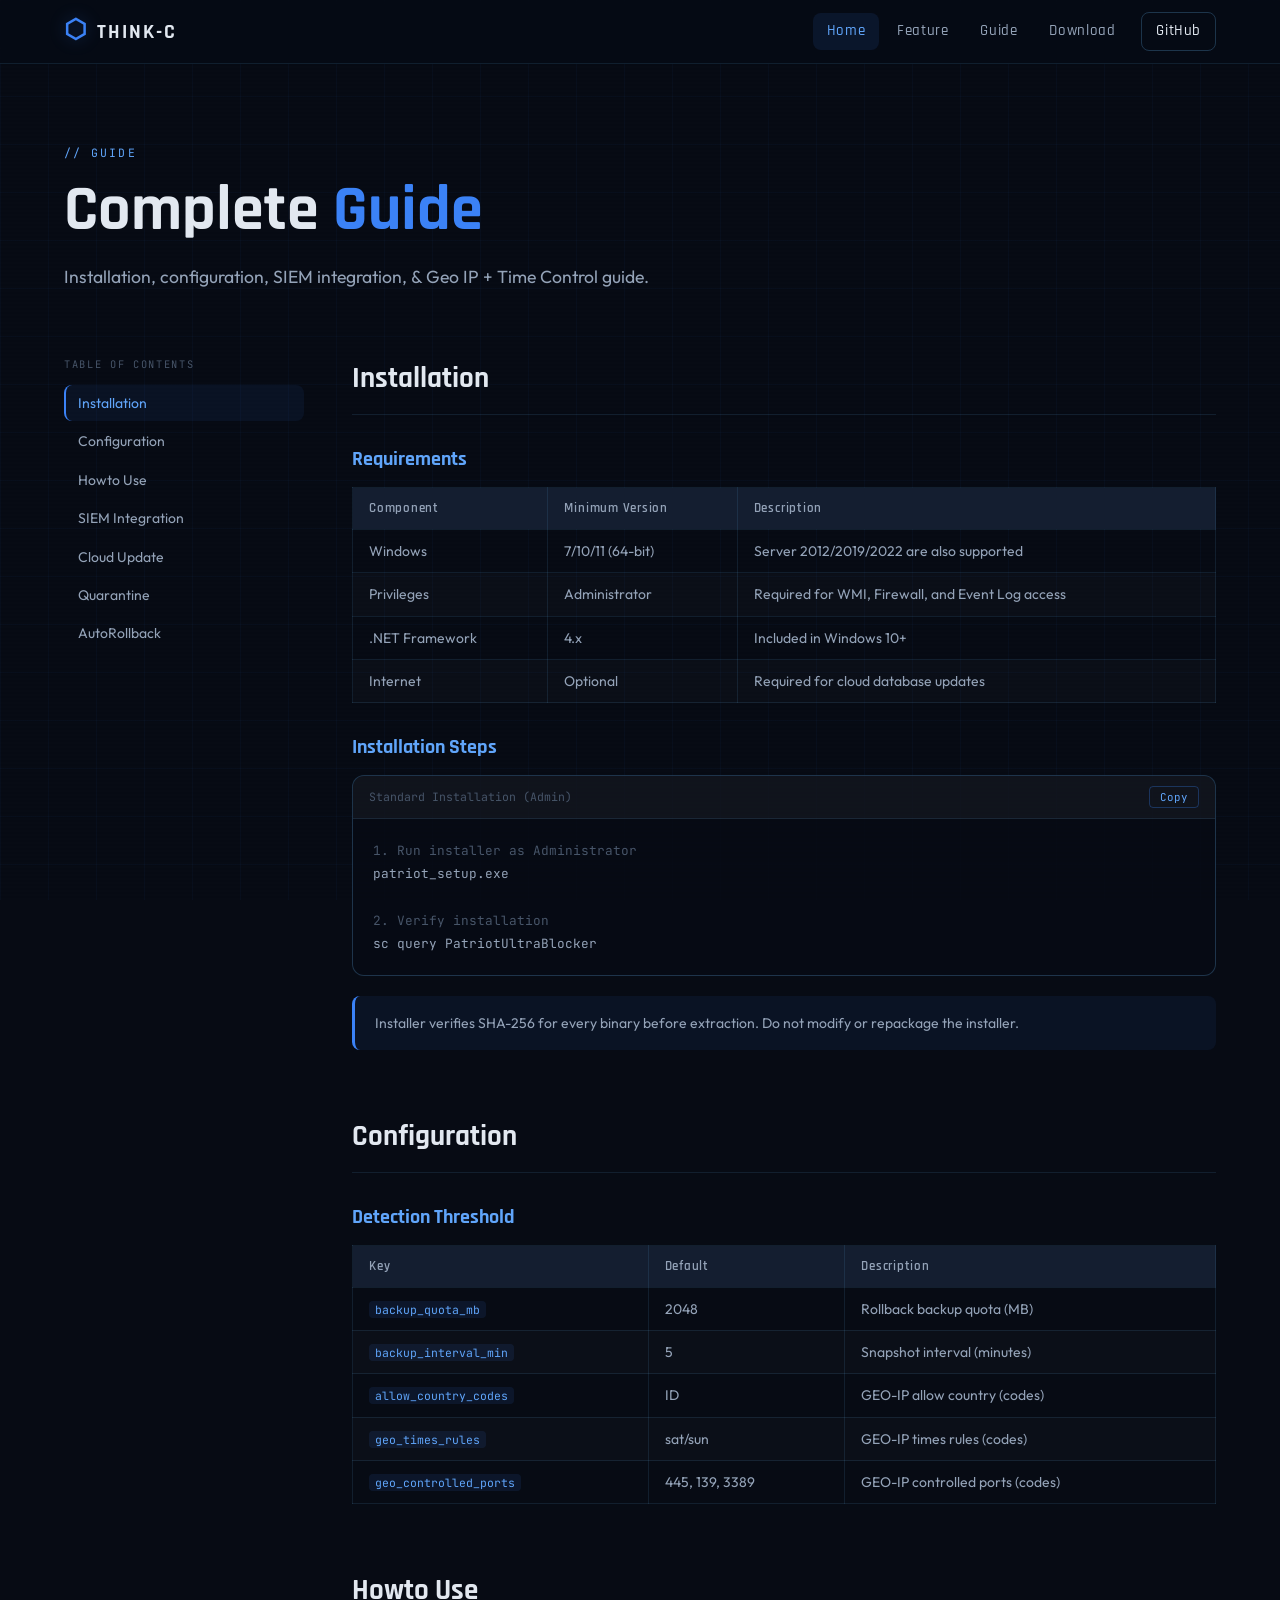
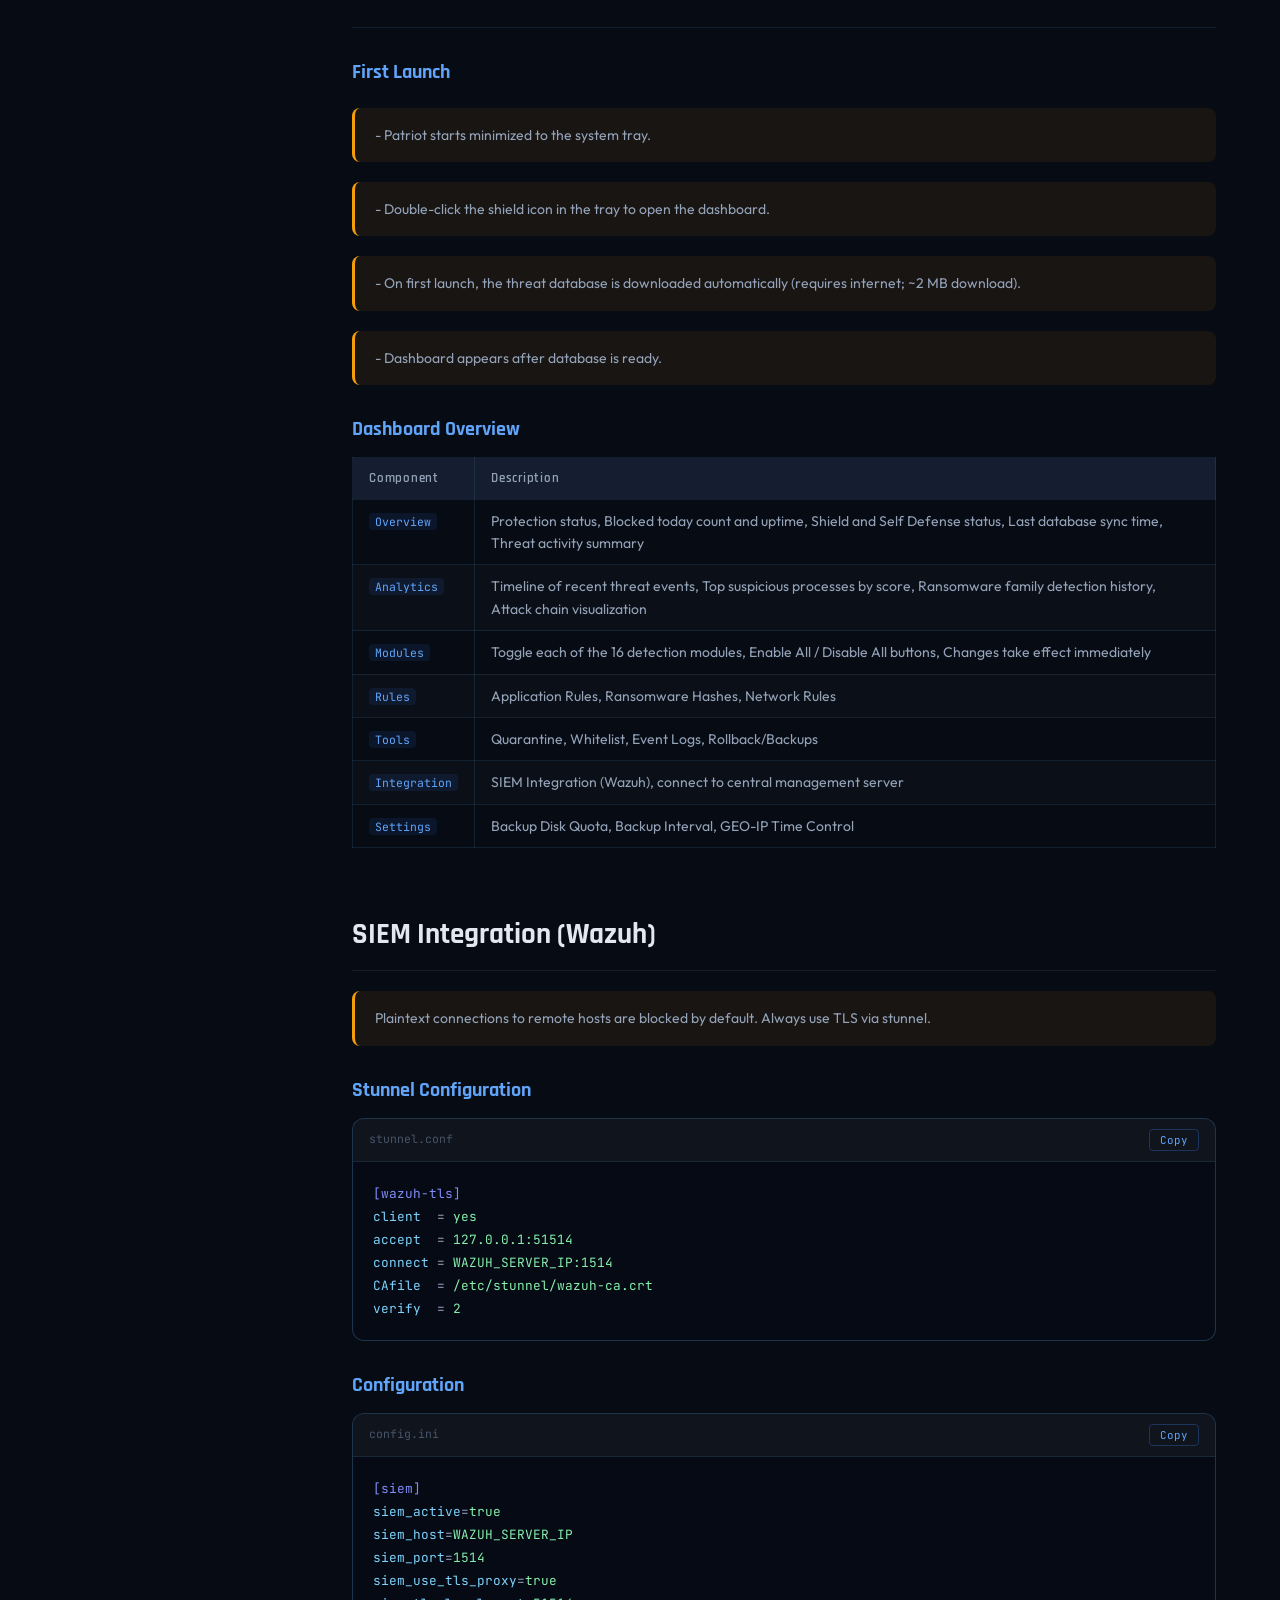
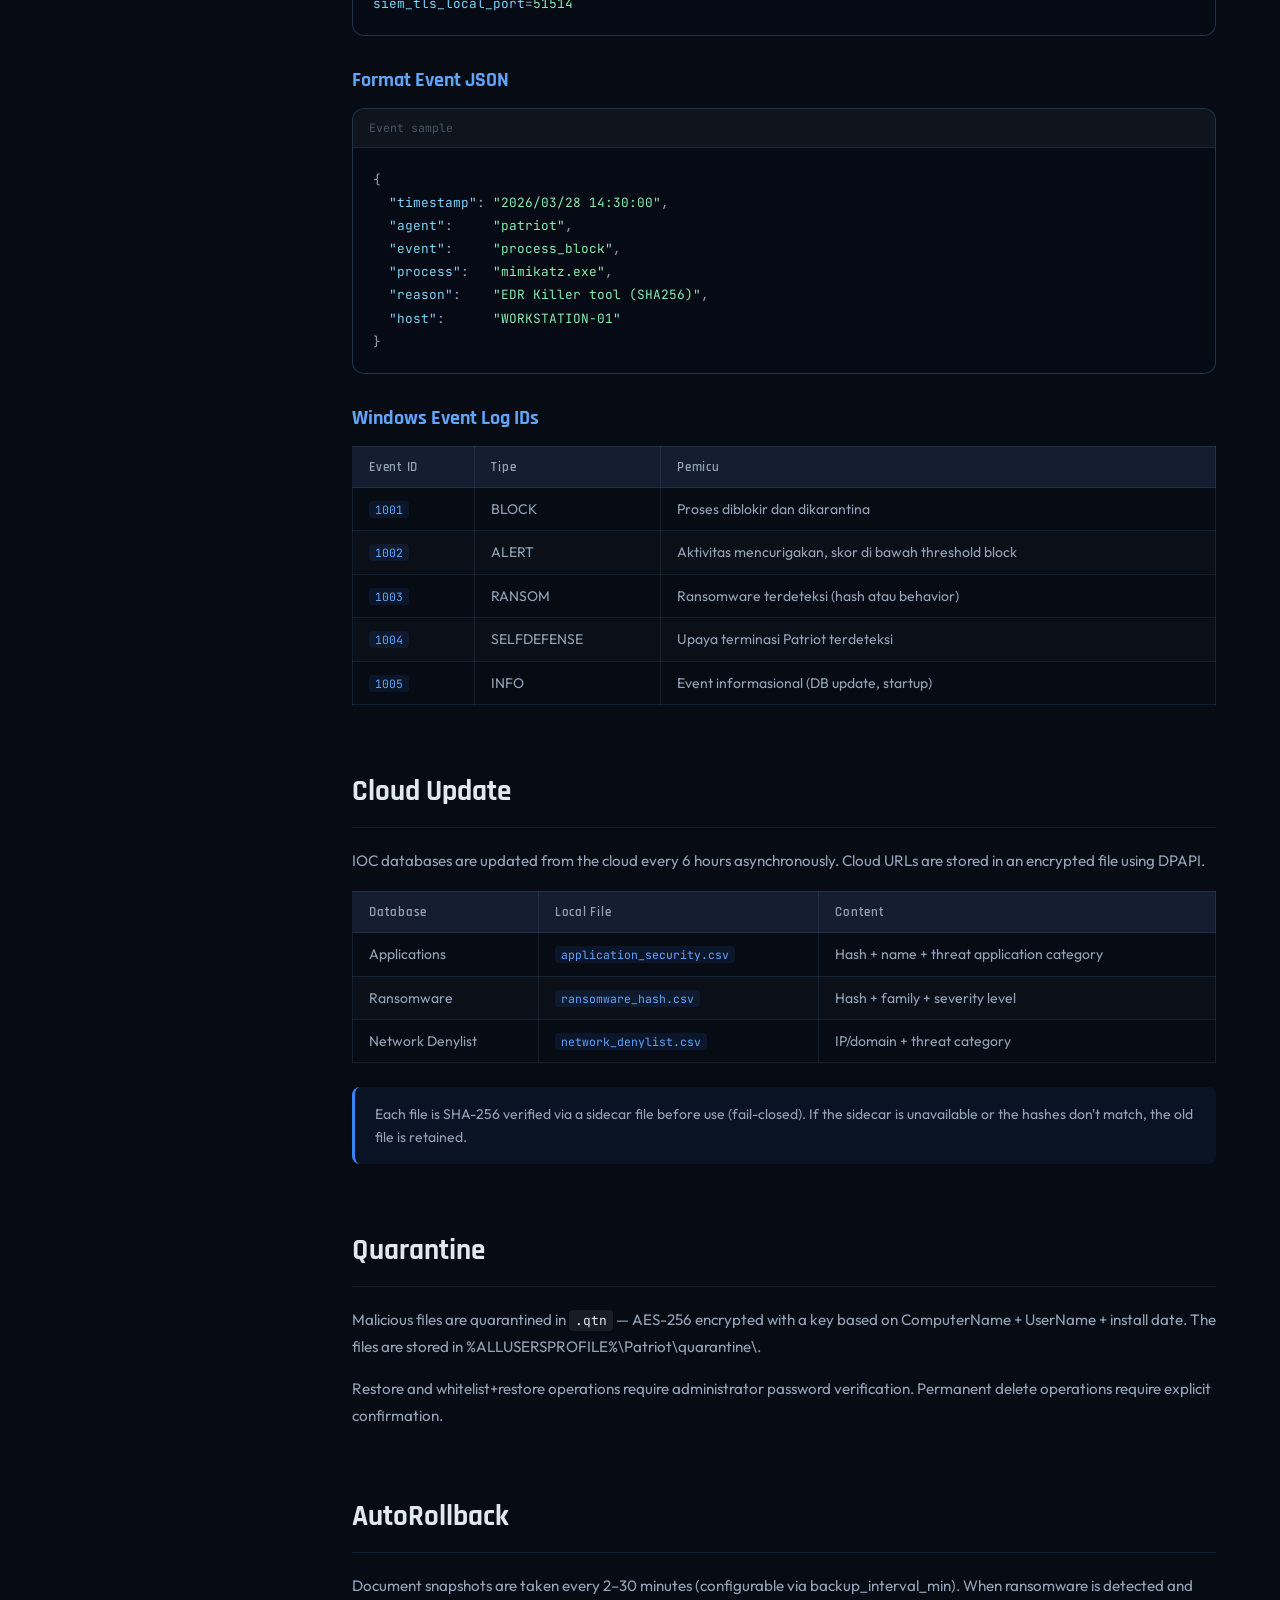
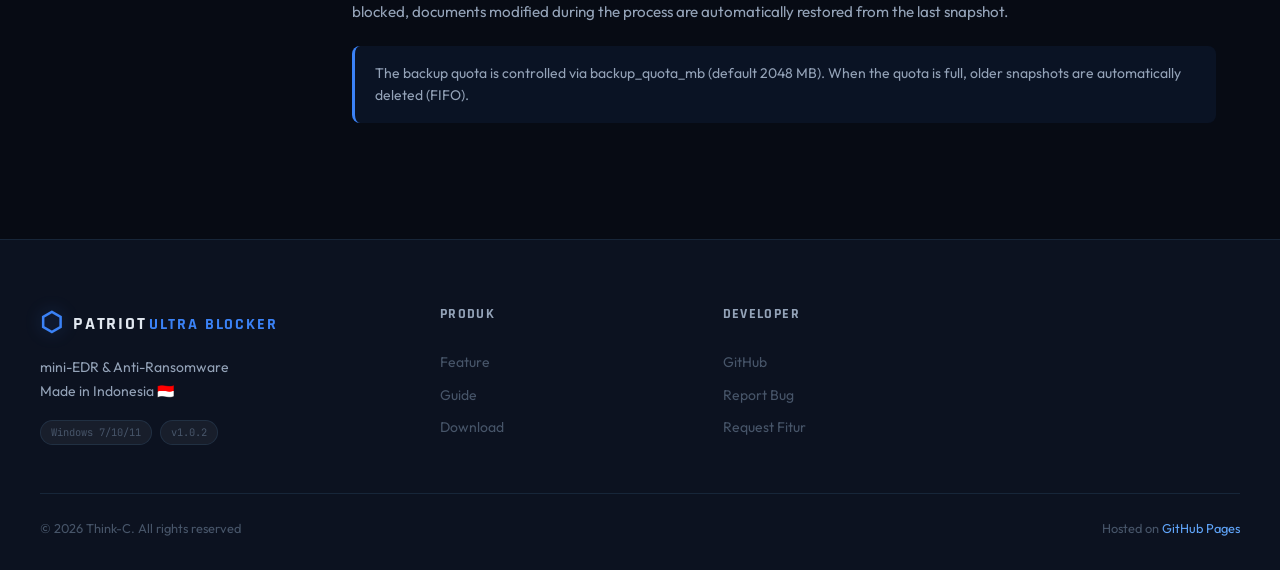
<file: guide.html>
<!DOCTYPE html>
<html lang="id">
<head>
<meta charset="UTF-8"/><meta name="viewport" content="width=device-width, initial-scale=1.0"/>
<title>Guide — Patriot Ultra Blocker</title>
<link rel="preconnect" href="https://fonts.googleapis.com"/>
<link rel="preconnect" href="https://fonts.gstatic.com" crossorigin/>
<link href="https://fonts.googleapis.com/css2?family=Rajdhani:wght@400;500;600;700&family=JetBrains+Mono:wght@400;500;700&family=Outfit:wght@300;400;500;600&display=swap" rel="stylesheet"/>
<link rel="stylesheet" href="css/main.css"/>
</head>
<body>
<div class="scanlines" aria-hidden="true"></div>
<div class="grid-bg" aria-hidden="true"></div>
<nav class="nav" id="nav">
  <div class="nav-inner">
    <a href="index.html" class="nav-logo"><span class="logo-shield">&#x2B21;</span><span class="logo-text">THINK-C</span></a>
    <ul class="nav-links">
      <li><a href="index.html" class="nav-link active">Home</a></li>
      <li><a href="feature.html" class="nav-link">Feature</a></li>
      <li><a href="guide.html" class="nav-link">Guide</a></li>
      <li><a href="download.html" class="nav-link">Download</a></li>
      <li><a href="https://github.com/thinkc-2023/patriot-portal" class="nav-link nav-gh" target="_blank">GitHub</a></li>
    </ul>
    <button class="nav-toggle" id="navToggle" aria-label="Menu"><span></span><span></span><span></span></button>
  </div>
</nav>

<div class="page-hero">
  <span class="page-hero-tag">// GUIDE</span>
  <h1 class="page-hero-title">Complete <span class="accent">Guide</span></h1>
  <p class="page-hero-desc">Installation, configuration, SIEM integration, & Geo IP + Time Control guide.</p>
</div>

<div class="doc-layout">
  <aside class="doc-sidebar">
    <div class="doc-nav-title">Table of Contents</div>
    <ul class="doc-nav-list">
      <li><a href="#install" class="doc-nav-link active">Installation</a></li>
      <li><a href="#config" class="doc-nav-link">Configuration</a></li>
      <li><a href="#howto" class="doc-nav-link">Howto Use</a></li>
      <li><a href="#siem" class="doc-nav-link">SIEM Integration </a></li>
      <li><a href="#cloud" class="doc-nav-link">Cloud Update</a></li>
      <li><a href="#quarantine" class="doc-nav-link">Quarantine</a></li>
      <li><a href="#rollback" class="doc-nav-link">AutoRollback</a></li>
    </ul>
  </aside>

  <main class="doc-content">

    <div class="doc-section" id="install">
      <h2 class="doc-h2">Installation</h2>
      <h3 class="doc-h3">Requirements</h3>
      <table class="doc-table">
        <thead><tr><th>Component</th><th>Minimum Version</th><th>Description</th></tr></thead>
        <tbody>
          <tr><td>Windows</td><td>7/10/11 (64-bit)</td><td>Server 2012/2019/2022 are also supported</td></tr>
          <tr><td>Privileges</td><td>Administrator</td><td>Required for WMI, Firewall, and Event Log access</td></tr>
          <tr><td>.NET Framework</td><td>4.x</td><td>Included in Windows 10+</td></tr>
          <tr><td>Internet</td><td>Optional</td><td>Required for cloud database updates</td></tr>
        </tbody>
      </table>
      <h3 class="doc-h3">Installation Steps</h3>
      <div class="code-block">
        <div class="code-header"><span class="code-lang">Standard Installation (Admin)</span><button class="code-copy" onclick="copyCode(this)" data-code="1. Run installer as Administrator&#10;patriot_setup.exe&#10;&#10;2. Verify installation&#10;sc query PatriotUltraBlocker">Copy</button></div>
        <pre class="code-pre"><span class="c-comment">1. Run installer as Administrator</span>
patriot_setup.exe

<span class="c-comment">2. Verify installation</span>
sc query PatriotUltraBlocker</pre>
      </div>
      <div class="doc-note">Installer verifies SHA-256 for every binary before extraction. Do not modify or repackage the installer.</div>
    </div>

    <div class="doc-section" id="config">
      <h2 class="doc-h2">Configuration</h2>
      <h3 class="doc-h3">Detection Threshold</h3>
      <table class="doc-table">
        <thead><tr><th>Key</th><th>Default</th><th>Description</th></tr></thead>
        <tbody>
          <tr><td><code>backup_quota_mb</code></td><td>2048</td><td>Rollback backup quota (MB)</td></tr>
          <tr><td><code>backup_interval_min</code></td><td>5</td><td>Snapshot interval (minutes)</td></tr>
	  <tr><td><code>allow_country_codes</code></td><td>ID</td><td>GEO-IP allow country (codes)</td></tr>
	  <tr><td><code>geo_times_rules</code></td><td>sat/sun</td><td>GEO-IP times rules (codes)</td></tr>
 	  <tr><td><code>geo_controlled_ports</code></td><td>445, 139, 3389</td><td>GEO-IP controlled ports (codes)</td></tr>
        </tbody>
      </table>
    </div>


    <div class="doc-section" id="howto">
      <h2 class="doc-h2">Howto Use</h2>
      <h3 class="doc-h3">First Launch</h3>
	<div class="doc-warn">- Patriot starts minimized to the system tray.</div>
	<div class="doc-warn">- Double-click the shield icon in the tray to open the dashboard.</div>
	<div class="doc-warn">- On first launch, the threat database is downloaded automatically (requires internet; ~2 MB download).</div>
	<div class="doc-warn">- Dashboard appears after database is ready.</div>

      <h3 class="doc-h3">Dashboard Overview</h3>
      <table class="doc-table">
        <thead><tr><th>Component</th><th>Description</th></tr></thead>
        <tbody>
          <tr><td><code>Overview</code></td><td>Protection status, Blocked today count and uptime, Shield and Self Defense status, Last database sync time, Threat activity summary</td></tr>
          <tr><td><code>Analytics</code></td><td>Timeline of recent threat events, Top suspicious processes by score, Ransomware family detection history, Attack chain visualization</td></tr>
          <tr><td><code>Modules</code></td><td>Toggle each of the 16 detection modules, Enable All / Disable All buttons, Changes take effect immediately</td></tr>
          <tr><td><code>Rules</code></td><td>Application Rules, Ransomware Hashes, Network Rules</td></tr>
          <tr><td><code>Tools</code></td><td>Quarantine, Whitelist, Event Logs, Rollback/Backups</td></tr>
	  <tr><td><code>Integration</code></td><td>SIEM Integration (Wazuh), connect to central management server</td></tr>
	  <tr><td><code>Settings</code></td><td>Backup Disk Quota, Backup Interval, GEO-IP Time Control</td></tr>
        </tbody>
      </table>
    </div>

    <div class="doc-section" id="siem">
      <h2 class="doc-h2">SIEM Integration (Wazuh)</h2>
      <div class="doc-warn">Plaintext connections to remote hosts are blocked by default. Always use TLS via stunnel.</div>
      <h3 class="doc-h3">Stunnel Configuration</h3>
      <div class="code-block">
        <div class="code-header"><span class="code-lang">stunnel.conf</span><button class="code-copy" onclick="copyCode(this)" data-code="[wazuh-tls]&#10;client  = yes&#10;accept  = 127.0.0.1:51514&#10;connect = WAZUH_SERVER_IP:1514&#10;CAfile  = /etc/stunnel/wazuh-ca.crt&#10;verify  = 2">Copy</button></div>
        <pre class="code-pre"><span class="c-bracket">[wazuh-tls]</span>
<span class="c-key">client</span>  = <span class="c-val">yes</span>
<span class="c-key">accept</span>  = <span class="c-val">127.0.0.1:51514</span>
<span class="c-key">connect</span> = <span class="c-val">WAZUH_SERVER_IP:1514</span>
<span class="c-key">CAfile</span>  = <span class="c-val">/etc/stunnel/wazuh-ca.crt</span>
<span class="c-key">verify</span>  = <span class="c-val">2</span></pre>
      </div>
      <h3 class="doc-h3">Configuration</h3>
      <div class="code-block">
        <div class="code-header"><span class="code-lang">config.ini</span><button class="code-copy" onclick="copyCode(this)" data-code="[siem]&#10;siem_active=true&#10;siem_host=WAZUH_SERVER_IP&#10;siem_port=1514&#10;siem_use_tls_proxy=true&#10;siem_tls_local_port=51514">Copy</button></div>
        <pre class="code-pre"><span class="c-bracket">[siem]</span>
<span class="c-key">siem_active</span>=<span class="c-val">true</span>
<span class="c-key">siem_host</span>=<span class="c-val">WAZUH_SERVER_IP</span>
<span class="c-key">siem_port</span>=<span class="c-val">1514</span>
<span class="c-key">siem_use_tls_proxy</span>=<span class="c-val">true</span>
<span class="c-key">siem_tls_local_port</span>=<span class="c-val">51514</span></pre>
      </div>
      <h3 class="doc-h3">Format Event JSON</h3>
      <div class="code-block">
        <div class="code-header"><span class="code-lang">Event sample</span></div>
        <pre class="code-pre">{
  <span class="c-key">"timestamp"</span>: <span class="c-val">"2026/03/28 14:30:00"</span>,
  <span class="c-key">"agent"</span>:     <span class="c-val">"patriot"</span>,
  <span class="c-key">"event"</span>:     <span class="c-val">"process_block"</span>,
  <span class="c-key">"process"</span>:   <span class="c-val">"mimikatz.exe"</span>,
  <span class="c-key">"reason"</span>:    <span class="c-val">"EDR Killer tool (SHA256)"</span>,
  <span class="c-key">"host"</span>:      <span class="c-val">"WORKSTATION-01"</span>
}</pre>
      </div>
      <h3 class="doc-h3">Windows Event Log IDs</h3>
      <table class="doc-table">
        <thead><tr><th>Event ID</th><th>Tipe</th><th>Pemicu</th></tr></thead>
        <tbody>
          <tr><td><code>1001</code></td><td>BLOCK</td><td>Proses diblokir dan dikarantina</td></tr>
          <tr><td><code>1002</code></td><td>ALERT</td><td>Aktivitas mencurigakan, skor di bawah threshold block</td></tr>
          <tr><td><code>1003</code></td><td>RANSOM</td><td>Ransomware terdeteksi (hash atau behavior)</td></tr>
          <tr><td><code>1004</code></td><td>SELFDEFENSE</td><td>Upaya terminasi Patriot terdeteksi</td></tr>
          <tr><td><code>1005</code></td><td>INFO</td><td>Event informasional (DB update, startup)</td></tr>
        </tbody>
      </table>
    </div>

    <div class="doc-section" id="cloud">
      <h2 class="doc-h2">Cloud Update</h2>
      <p class="doc-p">IOC databases are updated from the cloud every 6 hours asynchronously. Cloud URLs are stored in an encrypted file using DPAPI.</p>
      <table class="doc-table">
        <thead><tr><th>Database</th><th>Local File</th><th>Content</th></tr></thead>
        <tbody>
          <tr><td>Applications</td><td><code>application_security.csv</code></td><td>Hash + name + threat application category</td></tr>
          <tr><td>Ransomware</td><td><code>ransomware_hash.csv</code></td><td>Hash + family + severity level</td></tr>
          <tr><td>Network Denylist</td><td><code>network_denylist.csv</code></td><td>IP/domain + threat category</td></tr>
        </tbody>
      </table>
      <div class="doc-note">Each file is SHA-256 verified via a sidecar file before use (fail-closed). If the sidecar is unavailable or the hashes don't match, the old file is retained.</div>
    </div>

    <div class="doc-section" id="quarantine">
      <h2 class="doc-h2">Quarantine</h2>
      <p class="doc-p">Malicious files are quarantined in <code>.qtn</code> — AES-256 encrypted with a key based on ComputerName + UserName + install date. The files are stored in %ALLUSERSPROFILE%\Patriot\quarantine\</code>.</p>
      <p class="doc-p">Restore and whitelist+restore operations require administrator password verification. Permanent delete operations require explicit confirmation.</p>
    </div>

    <div class="doc-section" id="rollback">
      <h2 class="doc-h2">AutoRollback</h2>
      <p class="doc-p">Document snapshots are taken every 2–30 minutes (configurable via backup_interval_min). When ransomware is detected and blocked, documents modified during the process are automatically restored from the last snapshot.</p>
      <div class="doc-note">The backup quota is controlled via backup_quota_mb (default 2048 MB). When the quota is full, older snapshots are automatically deleted (FIFO).</div>
    </div>

  </main>
</div>

<!-- ══ FOOTER ══ -->
<footer class="footer">
  <div class="container">
    <div class="footer-grid">
      <div class="footer-brand">
        <div class="footer-logo">
          <span class="logo-shield">⬡</span>
          <span class="logo-text">PATRIOT<span class="logo-sub">ULTRA BLOCKER</span></span>
        </div>
        <p class="footer-tagline">mini-EDR & Anti-Ransomware<br/>Made in Indonesia 🇮🇩</p>
        <div class="footer-badges">
          <span class="fbadge">Windows 7/10/11</span>
          <span class="fbadge">v1.0.2</span>
        </div>
      </div>
      <div class="footer-links-group">
        <h4 class="footer-group-title">Produk</h4>
        <a href="feature.html" class="footer-link">Feature</a>
        <a href="guide.html" class="footer-link">Guide</a>
        <a href="download.html" class="footer-link">Download</a>
      </div>
      <div class="footer-links-group">
        <h4 class="footer-group-title">Developer</h4>
        <a href="https://github.com/thinkc-2023/patriot-portal" class="footer-link" target="_blank" rel="noopener">GitHub</a>
        <a href="mailto:thinkc2023@proton.me" class="footer-link">Report Bug</a>
        <a href="mailto:thinkc2023@proton.me" class="footer-link">Request Fitur</a>
      </div>
    </div>
    <div class="footer-bottom">
      <p>© 2026 Think-C. All rights reserved</p>
      <p>Hosted on <a href="https://pages.github.com" target="_blank" rel="noopener">GitHub Pages</a></p>
    </div>
  </div>
</footer>

<script src="js/main.js"></script>
</body>
</html>
</file>
<file: css/main.css>
/* ══════════════════════════════════════════════════════
   PATRIOT ULTRA BLOCKER — Portal CSS
   Font: Rajdhani (headings) + JetBrains Mono (code) + Outfit (body)
   Theme: Dark military-tech with electric blue accent
══════════════════════════════════════════════════════ */

:root {
  --bg:          #070B14;
  --bg-2:        #0C1220;
  --bg-3:        #111827;
  --surface:     #141E30;
  --surface-2:   #1A2740;
  --border:      rgba(99, 179, 237, 0.12);
  --border-2:    rgba(99, 179, 237, 0.25);
  --accent:      #3B82F6;
  --accent-2:    #60A5FA;
  --accent-glow: rgba(59, 130, 246, 0.35);
  --danger:      #EF4444;
  --warning:     #F59E0B;
  --success:     #22C55E;
  --text:        #E2E8F0;
  --text-sub:    #94A3B8;
  --text-muted:  #475569;
  --font-head:   'Rajdhani', sans-serif;
  --font-mono:   'JetBrains Mono', monospace;
  --font-body:   'Outfit', sans-serif;
  --nav-h:       64px;
  --radius:      8px;
  --radius-lg:   16px;
}

*, *::before, *::after { box-sizing: border-box; margin: 0; padding: 0; }
html { scroll-behavior: smooth; }
body {
  font-family: var(--font-body);
  background: var(--bg);
  color: var(--text);
  line-height: 1.6;
  overflow-x: hidden;
  -webkit-font-smoothing: antialiased;
}
a { text-decoration: none; color: inherit; }
img { max-width: 100%; }

/* ── BACKGROUND EFFECTS ─────────────────────────────── */
.scanlines {
  position: fixed; inset: 0; pointer-events: none; z-index: 1;
  background: repeating-linear-gradient(
    0deg,
    transparent,
    transparent 2px,
    rgba(0,0,0,.03) 2px,
    rgba(0,0,0,.03) 4px
  );
}
.grid-bg {
  position: fixed; inset: 0; pointer-events: none; z-index: 0;
  background-image:
    linear-gradient(rgba(59,130,246,.04) 1px, transparent 1px),
    linear-gradient(90deg, rgba(59,130,246,.04) 1px, transparent 1px);
  background-size: 48px 48px;
}

/* ── NAV ────────────────────────────────────────────── */
.nav {
  position: fixed; top: 0; left: 0; right: 0; z-index: 1000;
  height: var(--nav-h);
  background: rgba(7, 11, 20, 0.85);
  backdrop-filter: blur(16px) saturate(1.5);
  -webkit-backdrop-filter: blur(16px);
  border-bottom: 1px solid var(--border);
  transition: background .3s;
}
.nav.scrolled { background: rgba(7, 11, 20, 0.97); }
.nav-inner {
  max-width: 1200px; margin: 0 auto; padding: 0 24px;
  height: 100%; display: flex; align-items: center; gap: 32px;
}
.nav-logo {
  display: flex; align-items: center; gap: 8px;
  font-family: var(--font-head); font-weight: 700;
  font-size: 1.25rem; letter-spacing: .1em;
  color: var(--text); flex-shrink: 0;
}
.logo-shield {
  font-size: 1.6rem; color: var(--accent);
  filter: drop-shadow(0 0 8px var(--accent-glow));
  animation: pulse-glow 3s ease-in-out infinite;
}
@keyframes pulse-glow {
  0%, 100% { filter: drop-shadow(0 0 6px var(--accent-glow)); }
  50%       { filter: drop-shadow(0 0 16px var(--accent-glow)); }
}
.logo-sub { color: var(--accent); font-size: .85em; margin-left: 2px; }
.nav-links {
  display: flex; align-items: center; gap: 4px;
  list-style: none; margin-left: auto;
}
.nav-link {
  padding: 6px 14px; border-radius: var(--radius);
  font-family: var(--font-head); font-weight: 500; font-size: .95rem;
  letter-spacing: .04em; color: var(--text-sub);
  transition: color .2s, background .2s;
  display: flex; align-items: center; gap: 6px;
}
.nav-link:hover, .nav-link.active { color: var(--text); background: rgba(59,130,246,.1); }
.nav-link.active { color: var(--accent-2); }
.nav-gh { border: 1px solid var(--border-2); margin-left: 8px; color: var(--text); }
.nav-gh:hover { background: var(--accent); border-color: var(--accent); color: #fff; }
.nav-toggle {
  display: none; flex-direction: column; gap: 5px;
  background: none; border: none; cursor: pointer; padding: 4px; margin-left: auto;
}
.nav-toggle span {
  width: 22px; height: 2px; background: var(--text-sub); border-radius: 2px;
  transition: .3s;
}

/* ── HERO ───────────────────────────────────────────── */
.hero {
  min-height: 100vh; display: grid;
  grid-template-columns: 1fr 1fr;
  align-items: center; gap: 48px;
  max-width: 1200px; margin: 0 auto;
  padding: calc(var(--nav-h) + 60px) 24px 80px;
  position: relative; z-index: 2;
}
.hero-badge {
  display: inline-flex; align-items: center; gap: 8px;
  font-family: var(--font-mono); font-size: .72rem; letter-spacing: .12em;
  color: var(--accent-2); background: rgba(59,130,246,.1);
  border: 1px solid rgba(59,130,246,.3); border-radius: 100px;
  padding: 5px 14px; margin-bottom: 28px;
}
.badge-dot {
  width: 7px; height: 7px; border-radius: 50%;
  background: var(--success);
  box-shadow: 0 0 8px var(--success);
  animation: blink 1.5s ease-in-out infinite;
}
@keyframes blink { 0%,100%{opacity:1} 50%{opacity:.3} }
.hero-title {
  font-family: var(--font-head); line-height: .9;
  margin-bottom: 24px; letter-spacing: -.01em;
}
.hero-title-top {
  display: block; font-size: clamp(1.2rem, 3vw, 2rem);
  font-weight: 500; color: var(--accent-2); letter-spacing: .35em;
  margin-bottom: 4px;
}
.hero-title-main {
  display: block; font-size: clamp(3.5rem, 8vw, 7rem);
  font-weight: 700; color: var(--text);
  text-shadow: 0 0 60px rgba(59,130,246,.25);
}
.hero-sub {
  font-size: 1.1rem; color: var(--text-sub);
  margin-bottom: 36px; max-width: 440px; line-height: 1.7;
}
.hero-actions {
  display: flex; gap: 12px; flex-wrap: wrap; margin-bottom: 48px;
}
.btn {
  display: inline-flex; align-items: center; gap: 8px;
  padding: 12px 24px; border-radius: var(--radius);
  font-family: var(--font-head); font-weight: 600; font-size: 1rem;
  letter-spacing: .06em; cursor: pointer; transition: all .2s;
  border: none;
}
.btn-primary {
  background: var(--accent); color: #fff;
  box-shadow: 0 4px 20px var(--accent-glow);
}
.btn-primary:hover {
  background: var(--accent-2);
  box-shadow: 0 6px 30px rgba(59,130,246,.5);
  transform: translateY(-2px);
}
.btn-outline {
  background: transparent; color: var(--text);
  border: 1px solid var(--border-2);
}
.btn-outline:hover {
  border-color: var(--accent); color: var(--accent-2);
  background: rgba(59,130,246,.07);
}
.btn-sm { padding: 8px 18px; font-size: .875rem; }

.hero-stats {
  display: flex; align-items: center; gap: 24px; flex-wrap: wrap;
}
.stat { text-align: left; }
.stat-num {
  display: block; font-family: var(--font-head); font-weight: 700;
  font-size: 2.2rem; color: var(--text);
  line-height: 1;
}
.stat-label {
  display: block; font-size: .75rem; color: var(--text-muted);
  letter-spacing: .08em; font-family: var(--font-mono);
}
.stat-div { width: 1px; height: 40px; background: var(--border-2); flex-shrink: 0; }

/* ── TERMINAL WIDGET ────────────────────────────────── */
.hero-visual {
  position: relative; display: flex; justify-content: center; align-items: center;
}
.terminal {
  width: 100%; max-width: 460px;
  background: rgba(12,18,32,.9);
  border: 1px solid var(--border-2);
  border-radius: 12px; overflow: hidden;
  box-shadow: 0 24px 80px rgba(0,0,0,.5), 0 0 0 1px rgba(59,130,246,.1) inset;
  position: relative; z-index: 2;
  backdrop-filter: blur(8px);
}
.terminal-bar {
  padding: 12px 16px;
  background: rgba(255,255,255,.04);
  border-bottom: 1px solid var(--border);
  display: flex; align-items: center; gap: 8px;
}
.t-dot {
  width: 11px; height: 11px; border-radius: 50%; flex-shrink: 0;
}
.t-red    { background: #FF5F57; }
.t-yellow { background: #FEBC2E; }
.t-green  { background: #28C840; }
.t-title {
  font-family: var(--font-mono); font-size: .72rem; color: var(--text-muted);
  margin-left: 8px; flex: 1; text-align: center;
}
.terminal-body {
  padding: 16px; min-height: 280px;
  font-family: var(--font-mono); font-size: .78rem; line-height: 1.7;
  color: #94A3B8;
}
.t-line { display: flex; gap: 8px; margin-bottom: 2px; }
.t-time { color: #475569; flex-shrink: 0; }
.t-block { color: var(--danger); font-weight: 700; }
.t-allow { color: var(--success); font-weight: 700; }
.t-warn  { color: var(--warning); font-weight: 700; }
.t-info  { color: var(--accent-2); }
.t-proc  { color: #E2E8F0; }
.t-cursor {
  display: inline-block; width: 7px; height: 14px;
  background: var(--accent); vertical-align: middle;
  animation: blink .7s step-end infinite;
}

.vis-ring {
  position: absolute; border-radius: 50%;
  border: 1px solid rgba(59,130,246,.15);
  pointer-events: none;
}
.vis-ring-1 { width: 520px; height: 520px; animation: rotate 20s linear infinite; }
.vis-ring-2 { width: 640px; height: 640px; animation: rotate 30s linear infinite reverse; border-style: dashed; }
.vis-ring-3 { width: 760px; height: 760px; animation: rotate 45s linear infinite; opacity: .5; }
@keyframes rotate { from{transform:rotate(0)} to{transform:rotate(360deg)} }

/* ── TICKER ─────────────────────────────────────────── */
.ticker-wrap {
  background: var(--surface); border-top: 1px solid var(--border);
  border-bottom: 1px solid var(--border);
  padding: 0; display: flex; align-items: center;
  overflow: hidden; position: relative; z-index: 2;
}
.ticker-label {
  flex-shrink: 0; padding: 10px 20px;
  font-family: var(--font-mono); font-size: .68rem; font-weight: 700;
  letter-spacing: .14em; color: var(--danger);
  background: rgba(239,68,68,.1);
  border-right: 1px solid rgba(239,68,68,.2);
}
.ticker { flex: 1; overflow: hidden; padding: 10px 0; }
.ticker-inner {
  display: flex; gap: 80px; width: max-content;
  font-family: var(--font-mono); font-size: .75rem; color: var(--text-sub);
  animation: scroll-x 40s linear infinite;
  white-space: nowrap;
}
@keyframes scroll-x { from{transform:translateX(0)} to{transform:translateX(-50%)} }

/* ── SECTIONS ───────────────────────────────────────── */
.section { padding: 96px 24px; position: relative; z-index: 2; }
.section-dark { background: var(--bg-2); }
.section-geo {
  background: linear-gradient(135deg, var(--bg) 0%, rgba(59,130,246,.05) 100%);
  border-top: 1px solid var(--border);
  border-bottom: 1px solid var(--border);
}
.container { max-width: 1200px; margin: 0 auto; }
.section-header { text-align: center; margin-bottom: 64px; }
.section-tag {
  font-family: var(--font-mono); font-size: .72rem; font-weight: 700;
  letter-spacing: .18em; color: var(--accent-2);
  margin-bottom: 16px; display: block;
}
.section-title {
  font-family: var(--font-head); font-size: clamp(2rem, 4vw, 3rem);
  font-weight: 700; line-height: 1.1; margin-bottom: 16px;
}
.accent { color: var(--accent); }
.section-desc { font-size: 1.05rem; color: var(--text-sub); max-width: 540px; margin: 0 auto; }

/* ── FEATURES GRID ──────────────────────────────────── */
.features-grid {
  display: grid;
  grid-template-columns: repeat(3, 1fr);
  grid-template-rows: auto;
  gap: 16px;
}
.feat-card {
  background: var(--surface);
  border: 1px solid var(--border);
  border-radius: var(--radius-lg);
  padding: 28px;
  transition: border-color .25s, transform .25s, box-shadow .25s;
  position: relative; overflow: hidden;
}
.feat-card::before {
  content: ''; position: absolute; top: 0; left: 0; right: 0; height: 1px;
  background: linear-gradient(90deg, transparent, var(--accent), transparent);
  opacity: 0; transition: opacity .3s;
}
.feat-card:hover { border-color: var(--border-2); transform: translateY(-4px); box-shadow: 0 20px 48px rgba(0,0,0,.4); }
.feat-card:hover::before { opacity: 1; }
.feat-card-large { grid-column: span 2; display: flex; gap: 24px; align-items: flex-start; }
.feat-card-wide  { grid-column: span 2; display: flex; gap: 24px; align-items: flex-start; }
.feat-icon-wrap {
  width: 52px; height: 52px; flex-shrink: 0;
  background: rgba(59,130,246,.08); border: 1px solid rgba(59,130,246,.2);
  border-radius: 12px; display: flex; align-items: center; justify-content: center;
}
.feat-icon { width: 28px; height: 28px; color: var(--accent-2); }
.feat-title {
  font-family: var(--font-head); font-size: 1.15rem; font-weight: 700;
  margin-bottom: 10px; margin-top: 12px; color: var(--text);
}
.feat-card-large .feat-title,
.feat-card-wide  .feat-title { margin-top: 0; }
.feat-desc { font-size: .9rem; color: var(--text-sub); line-height: 1.65; }
.feat-tags { display: flex; gap: 8px; flex-wrap: wrap; margin-top: 16px; }
.tag {
  font-family: var(--font-mono); font-size: .68rem;
  padding: 3px 10px; border-radius: 100px;
  background: rgba(59,130,246,.1); color: var(--accent-2);
  border: 1px solid rgba(59,130,246,.2);
}

/* ── ARCHITECTURE ───────────────────────────────────── */
.arch-wrap { display: grid; grid-template-columns: 1fr 320px; gap: 48px; align-items: start; }
.arch-modules { display: flex; flex-direction: column; align-items: center; gap: 12px; }
.arch-module {
  padding: 12px 20px; border-radius: var(--radius);
  display: flex; justify-content: space-between; align-items: center; gap: 12px;
  font-family: var(--font-mono); font-size: .82rem; font-weight: 500;
  border: 1px solid var(--border); background: var(--surface);
  width: 100%; min-width: 140px;
}
.arch-row {
  display: flex; gap: 12px; width: 100%; flex-wrap: wrap;
}
.arch-row-support { opacity: .7; }
.am-entry { background: rgba(59,130,246,.1); border-color: rgba(59,130,246,.3); }
.am-core  { background: rgba(59,130,246,.06); border-color: rgba(59,130,246,.2); flex: 1; }
.am-new   { background: rgba(34,197,94,.06); border-color: rgba(34,197,94,.3); flex: 1; }
.am-support { flex: 1; font-size: .75rem; }
.am-badge {
  font-size: .6rem; letter-spacing: .1em; padding: 2px 8px;
  border-radius: 100px; background: rgba(59,130,246,.2); color: var(--accent-2);
  flex-shrink: 0;
}
.am-badge-new { background: rgba(34,197,94,.2); color: var(--success); }
.am-name { color: var(--text); }
.am-desc { font-size: .7rem; color: var(--text-muted); font-family: var(--font-body); }
.arch-arrow { font-size: 1.2rem; color: var(--accent); opacity: .6; }

.arch-info { display: flex; flex-direction: column; gap: 24px; }
.arch-info-item { display: flex; gap: 14px; }
.ai-dot {
  width: 10px; height: 10px; border-radius: 50%; flex-shrink: 0; margin-top: 6px;
}
.ai-dot-core    { background: var(--accent); box-shadow: 0 0 8px var(--accent-glow); }
.ai-dot-new     { background: var(--success); box-shadow: 0 0 8px rgba(34,197,94,.4); }
.ai-dot-support { background: var(--text-muted); }
.arch-info-item strong { display: block; font-family: var(--font-head); font-size: 1rem; margin-bottom: 4px; }
.arch-info-item p { font-size: .875rem; color: var(--text-sub); line-height: 1.6; }

/* ── SCORECARD ──────────────────────────────────────── */
.scorecard-grid {
  display: grid; grid-template-columns: repeat(4, 1fr); gap: 16px;
  margin-bottom: 32px;
}
.score-card {
  padding: 28px; border-radius: var(--radius-lg);
  border: 1px solid var(--border); background: var(--surface);
}
.score-critical { border-top: 3px solid var(--danger); }
.score-high     { border-top: 3px solid var(--warning); }
.score-medium   { border-top: 3px solid #F59E0B; }
.score-low      { border-top: 3px solid var(--success); }
.score-num {
  font-family: var(--font-head); font-size: 3rem; font-weight: 700; line-height: 1;
  margin-bottom: 4px;
}
.score-critical .score-num { color: var(--danger); }
.score-high     .score-num { color: var(--warning); }
.score-medium   .score-num { color: #F59E0B; }
.score-low      .score-num { color: var(--success); }
.score-label {
  font-family: var(--font-mono); font-size: .7rem; letter-spacing: .12em;
  color: var(--text-muted); margin-bottom: 8px;
}
.score-status {
  font-size: .8rem; color: var(--text-sub); margin-bottom: 16px;
  padding-bottom: 16px; border-bottom: 1px solid var(--border);
}
.score-list { list-style: none; display: flex; flex-direction: column; gap: 6px; }
.score-list li {
  font-size: .8rem; color: var(--text-sub); padding-left: 14px; position: relative;
}
.score-list li::before { content: '→'; position: absolute; left: 0; color: var(--text-muted); }
.score-open { color: var(--warning) !important; }
.scorecard-cta { text-align: center; }

/* ── GEO TIME ───────────────────────────────────────── */
.geo-wrap {
  display: grid; grid-template-columns: 1fr 1fr; gap: 64px; align-items: center;
}
.geo-desc { font-size: 1.05rem; color: var(--text-sub); margin-bottom: 32px; line-height: 1.7; }
.geo-features { display: flex; flex-direction: column; gap: 12px; margin-bottom: 36px; }
.geo-feat {
  display: flex; align-items: center; gap: 12px;
  font-size: .95rem; color: var(--text-sub);
}
.gf-icon { font-size: 1.1rem; flex-shrink: 0; }

/* ── CODE BLOCKS ────────────────────────────────────── */
.code-block {
  border: 1px solid var(--border-2); border-radius: 12px; overflow: hidden;
  background: rgba(7,11,20,.8);
}
.code-header {
  display: flex; justify-content: space-between; align-items: center;
  padding: 10px 16px;
  background: rgba(255,255,255,.04);
  border-bottom: 1px solid var(--border);
}
.code-lang { font-family: var(--font-mono); font-size: .72rem; color: var(--text-muted); }
.code-copy {
  font-family: var(--font-mono); font-size: .68rem; color: var(--accent-2);
  background: none; border: 1px solid rgba(59,130,246,.3); border-radius: 4px;
  padding: 3px 10px; cursor: pointer; transition: .2s;
}
.code-copy:hover { background: rgba(59,130,246,.15); }
.code-pre {
  padding: 20px; font-family: var(--font-mono); font-size: .8rem;
  line-height: 1.8; overflow-x: auto; color: var(--text-sub);
  white-space: pre; tab-size: 2;
}
.c-bracket { color: #818CF8; }
.c-key     { color: #7DD3FC; }
.c-val     { color: #86EFAC; }
.c-comment { color: #475569; }

/* ── STEPS ──────────────────────────────────────────── */
.steps-grid {
  display: grid; grid-template-columns: repeat(3, 1fr); gap: 24px;
  margin-bottom: 40px;
}
.step-card {
  padding: 32px; border-radius: var(--radius-lg);
  border: 1px solid var(--border); background: var(--surface);
  position: relative;
}
.step-num {
  font-family: var(--font-head); font-size: 4rem; font-weight: 700; line-height: 1;
  color: rgba(59,130,246,.15); margin-bottom: 16px;
  position: absolute; top: 20px; right: 20px;
}
.step-title {
  font-family: var(--font-head); font-size: 1.2rem; font-weight: 700;
  margin-bottom: 12px; position: relative; z-index: 1;
}
.step-desc { font-size: .9rem; color: var(--text-sub); line-height: 1.65; margin-bottom: 20px; }
.step-desc code {
  font-family: var(--font-mono); font-size: .82em;
  background: rgba(255,255,255,.07); padding: 2px 6px; border-radius: 4px;
}
.step-req { display: flex; gap: 8px; flex-wrap: wrap; }
.req-item {
  font-family: var(--font-mono); font-size: .68rem;
  padding: 3px 10px; border-radius: 100px;
  background: rgba(255,255,255,.04); border: 1px solid var(--border);
  color: var(--text-muted);
}
.install-code-wrap { max-width: 640px; margin: 0 auto; }

/* ── FOOTER ─────────────────────────────────────────── */
.footer {
  background: var(--bg-2);
  border-top: 1px solid var(--border);
  padding: 64px 24px 32px; position: relative; z-index: 2;
}
.footer-grid {
  max-width: 1200px; margin: 0 auto;
  display: grid; grid-template-columns: 1.5fr 1fr 1fr 1fr;
  gap: 48px; margin-bottom: 48px;
}
.footer-logo {
  display: flex; align-items: center; gap: 8px;
  font-family: var(--font-head); font-weight: 700; font-size: 1.15rem;
  letter-spacing: .1em; margin-bottom: 12px;
}
.footer-tagline {
  font-size: .875rem; color: var(--text-sub); line-height: 1.7; margin-bottom: 16px;
}
.footer-badges { display: flex; gap: 8px; flex-wrap: wrap; }
.fbadge {
  font-family: var(--font-mono); font-size: .65rem;
  padding: 3px 10px; border-radius: 100px;
  background: rgba(255,255,255,.05); border: 1px solid var(--border);
  color: var(--text-muted);
}
.footer-group-title {
  font-family: var(--font-head); font-size: .85rem; font-weight: 700;
  letter-spacing: .1em; color: var(--text-sub); margin-bottom: 16px;
  text-transform: uppercase;
}
.footer-links-group { display: flex; flex-direction: column; gap: 10px; }
.footer-link { font-size: .875rem; color: var(--text-muted); transition: color .2s; }
.footer-link:hover { color: var(--accent-2); }
.footer-bottom {
  max-width: 1200px; margin: 0 auto;
  border-top: 1px solid var(--border); padding-top: 24px;
  display: flex; justify-content: space-between; align-items: center; flex-wrap: wrap; gap: 12px;
  font-size: .8rem; color: var(--text-muted);
}
.footer-bottom a { color: var(--accent-2); }

/* ── INNER PAGES ─────────────────────────────────────── */
.page-hero {
  padding: calc(var(--nav-h) + 80px) 24px 64px;
  max-width: 1200px; margin: 0 auto;
  position: relative; z-index: 2;
}
.page-hero-tag {
  font-family: var(--font-mono); font-size: .72rem; letter-spacing: .18em;
  color: var(--accent-2); display: block; margin-bottom: 16px;
}
.page-hero-title {
  font-family: var(--font-head); font-size: clamp(2.5rem, 5vw, 4.5rem);
  font-weight: 700; line-height: 1; margin-bottom: 20px;
}
.page-hero-desc { font-size: 1.1rem; color: var(--text-sub); max-width: 600px; line-height: 1.7; }

/* doc layout */
.doc-layout {
  max-width: 1200px; margin: 0 auto; padding: 0 24px 96px;
  display: grid; grid-template-columns: 240px 1fr; gap: 48px;
  position: relative; z-index: 2;
}
.doc-sidebar { position: sticky; top: calc(var(--nav-h) + 24px); height: fit-content; }
.doc-nav-title {
  font-family: var(--font-mono); font-size: .65rem; letter-spacing: .16em;
  color: var(--text-muted); text-transform: uppercase; margin-bottom: 12px;
}
.doc-nav-list { list-style: none; display: flex; flex-direction: column; gap: 2px; }
.doc-nav-link {
  display: block; padding: 7px 12px; border-radius: var(--radius);
  font-size: .875rem; color: var(--text-sub); transition: .2s;
  border-left: 2px solid transparent;
}
.doc-nav-link:hover { color: var(--text); background: rgba(255,255,255,.04); }
.doc-nav-link.active { color: var(--accent-2); border-left-color: var(--accent); background: rgba(59,130,246,.07); }
.doc-nav-section { margin-top: 20px; }

.doc-content { min-width: 0; }
.doc-section { margin-bottom: 64px; }
.doc-section:last-child { margin-bottom: 0; }
.doc-h2 {
  font-family: var(--font-head); font-size: 1.8rem; font-weight: 700;
  margin-bottom: 20px; padding-bottom: 12px;
  border-bottom: 1px solid var(--border);
}
.doc-h3 {
  font-family: var(--font-head); font-size: 1.25rem; font-weight: 700;
  margin: 28px 0 12px; color: var(--accent-2);
}
.doc-p {
  font-size: .95rem; color: var(--text-sub); line-height: 1.75; margin-bottom: 16px;
}
.doc-p code, .doc-p strong {
  font-family: var(--font-mono); font-size: .85em;
  background: rgba(255,255,255,.07); padding: 2px 6px; border-radius: 4px; color: var(--text);
}
.doc-p strong { font-family: var(--font-body); background: none; font-weight: 600; color: var(--text); }
.doc-table {
  width: 100%; border-collapse: collapse; font-size: .875rem; margin-bottom: 24px;
}
.doc-table th {
  text-align: left; padding: 10px 16px;
  background: var(--surface); font-family: var(--font-head); font-weight: 600;
  border: 1px solid var(--border); color: var(--text-sub);
  font-size: .8rem; letter-spacing: .06em;
}
.doc-table td {
  padding: 10px 16px; border: 1px solid var(--border);
  font-size: .875rem; color: var(--text-sub); vertical-align: top;
}
.doc-table tr:nth-child(even) td { background: rgba(255,255,255,.02); }
.doc-table code {
  font-family: var(--font-mono); font-size: .82em;
  background: rgba(59,130,246,.1); padding: 1px 6px; border-radius: 4px; color: var(--accent-2);
}
.doc-note {
  padding: 16px 20px; border-radius: var(--radius);
  background: rgba(59,130,246,.07); border-left: 3px solid var(--accent);
  font-size: .875rem; color: var(--text-sub); margin: 20px 0;
}
.doc-warn {
  padding: 16px 20px; border-radius: var(--radius);
  background: rgba(245,158,11,.07); border-left: 3px solid var(--warning);
  font-size: .875rem; color: var(--text-sub); margin: 20px 0;
}

/* changelog */
.cl-list { display: flex; flex-direction: column; gap: 48px; }
.cl-version {
  border: 1px solid var(--border); border-radius: var(--radius-lg);
  overflow: hidden;
}
.cl-version-head {
  padding: 20px 28px;
  background: var(--surface);
  border-bottom: 1px solid var(--border);
  display: flex; align-items: center; gap: 16px; flex-wrap: wrap;
}
.cl-ver-num {
  font-family: var(--font-head); font-size: 1.5rem; font-weight: 700;
  color: var(--accent-2);
}
.cl-ver-date {
  font-family: var(--font-mono); font-size: .75rem; color: var(--text-muted);
}
.cl-ver-badge {
  margin-left: auto; font-family: var(--font-mono); font-size: .68rem;
  padding: 4px 12px; border-radius: 100px; font-weight: 700;
  letter-spacing: .08em;
}
.cl-latest { background: rgba(34,197,94,.15); color: var(--success); border: 1px solid rgba(34,197,94,.3); }
.cl-stable { background: rgba(59,130,246,.15); color: var(--accent-2); border: 1px solid rgba(59,130,246,.3); }
.cl-dl-btn {
  display: inline-flex; align-items: center; gap: 6px;
  margin-left: 12px;
  padding: 6px 16px;
  border-radius: 8px;
  font-family: var(--font-mono); font-size: .75rem; font-weight: 700;
  letter-spacing: .04em;
  background: rgba(34,197,94,.15);
  color: var(--success);
  border: 1px solid rgba(34,197,94,.35);
  text-decoration: none;
  transition: background .18s, border-color .18s, transform .12s;
  white-space: nowrap;
}
.cl-dl-btn:hover {
  background: rgba(34,197,94,.28);
  border-color: rgba(34,197,94,.6);
  transform: translateY(-1px);
}
.cl-dl-btn svg { flex-shrink: 0; }
.cl-dl-btn--stable {
  background: rgba(59,130,246,.12);
  color: var(--accent-2);
  border-color: rgba(59,130,246,.3);
}
.cl-dl-btn--stable:hover {
  background: rgba(59,130,246,.22);
  border-color: rgba(59,130,246,.55);
}
.cl-version-body { padding: 24px 28px; display: flex; flex-direction: column; gap: 20px; }
.cl-group-title {
  font-family: var(--font-mono); font-size: .7rem; font-weight: 700;
  letter-spacing: .14em; padding: 4px 10px; border-radius: 100px; display: inline-block;
  margin-bottom: 8px;
}
.cl-fix    { background: rgba(239,68,68,.1); color: var(--danger); }
.cl-feat   { background: rgba(34,197,94,.1); color: var(--success); }
.cl-impr   { background: rgba(59,130,246,.1); color: var(--accent-2); }
.cl-items  { list-style: none; display: flex; flex-direction: column; gap: 8px; }
.cl-item {
  display: flex; gap: 12px; font-size: .875rem; color: var(--text-sub); line-height: 1.6;
}
.cl-item::before { content: '—'; color: var(--text-muted); flex-shrink: 0; }
.cl-item-id {
  font-family: var(--font-mono); font-size: .75em;
  background: rgba(255,255,255,.06); padding: 1px 7px; border-radius: 4px;
  color: var(--text-muted); flex-shrink: 0;
}

/* ── RESPONSIVE ─────────────────────────────────────── */
@media (max-width: 1024px) {
  .hero { grid-template-columns: 1fr; }
  .hero-visual { display: none; }
  .features-grid { grid-template-columns: repeat(2, 1fr); }
  .feat-card-large, .feat-card-wide { grid-column: span 2; }
  .scorecard-grid { grid-template-columns: repeat(2, 1fr); }
  .arch-wrap { grid-template-columns: 1fr; }
  .footer-grid { grid-template-columns: 1fr 1fr; }
  .doc-layout { grid-template-columns: 1fr; }
  .doc-sidebar { display: none; }
}
@media (max-width: 768px) {
  .hero { padding-top: calc(var(--nav-h) + 40px); }
  .hero-stats { gap: 16px; }
  .features-grid { grid-template-columns: 1fr; }
  .feat-card-large, .feat-card-wide { grid-column: span 1; flex-direction: column; }
  .steps-grid { grid-template-columns: 1fr; }
  .scorecard-grid { grid-template-columns: repeat(2, 1fr); }
  .geo-wrap { grid-template-columns: 1fr; }
  .footer-grid { grid-template-columns: 1fr; gap: 32px; }
  .nav-links { display: none; flex-direction: column; position: absolute; top: var(--nav-h); left: 0; right: 0; background: var(--bg); border-bottom: 1px solid var(--border); padding: 12px 0; }
  .nav-links.open { display: flex; }
  .nav-toggle { display: flex; }
}
@media (max-width: 480px) {
  .scorecard-grid { grid-template-columns: 1fr; }
  .hero-actions { flex-direction: column; }
  .btn { justify-content: center; }
  .footer-bottom { flex-direction: column; text-align: center; }
}

/* ── ANIMATIONS ─────────────────────────────────────── */
.fade-in { opacity: 0; transform: translateY(24px); transition: opacity .6s ease, transform .6s ease; }
.fade-in.visible { opacity: 1; transform: none; }
</file>
